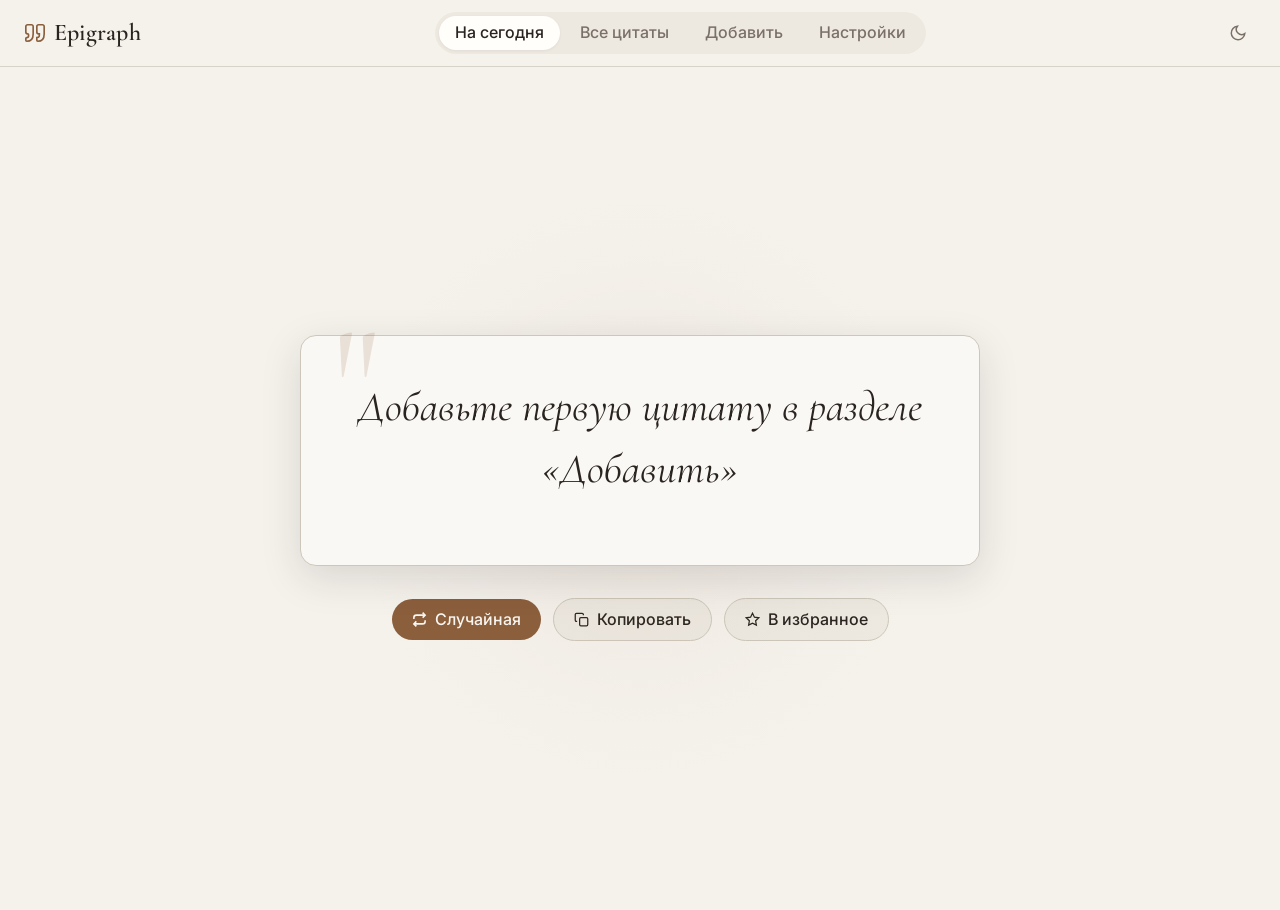
<file: frontend/index.html>
<!DOCTYPE html>
<html lang="ru" data-theme="light">
<head>
<meta charset="UTF-8">
<meta name="viewport" content="width=device-width, initial-scale=1.0">
<title>Epigraph</title>
<link rel="preconnect" href="https://fonts.googleapis.com">
<link rel="preconnect" href="https://fonts.gstatic.com" crossorigin>
<link href="https://fonts.googleapis.com/css2?family=Cormorant+Garamond:ital,wght@0,400;0,500;0,600;1,400;1,500&family=Inter:wght@300;400;500;600&display=swap" rel="stylesheet">
<style>
/* ===== DESIGN TOKENS ===== */
:root, [data-theme="light"] {
  --color-bg:             #f5f2ec;
  --color-surface:        #faf8f4;
  --color-surface-2:      #fffefb;
  --color-surface-offset: #ede9e1;
  --color-surface-dynamic:#e5e0d7;
  --color-divider:        #d8d3c9;
  --color-border:         #cdc7bb;
  --color-text:           #2a2420;
  --color-text-muted:     #7a7068;
  --color-text-faint:     #b0a89e;
  --color-text-inverse:   #faf8f4;
  --color-primary:        #8b5e3c;
  --color-primary-hover:  #6e4a2d;
  --color-primary-active: #523620;
  --color-primary-highlight: #e8ddd4;
  --color-accent:         #c8956c;
  --color-gold:           #c9a227;
  --font-display: 'Cormorant Garamond', Georgia, serif;
  --font-body: 'Inter', system-ui, sans-serif;
  --text-xs:   clamp(0.75rem, 0.7rem + 0.25vw, 0.875rem);
  --text-sm:   clamp(0.875rem, 0.8rem + 0.35vw, 1rem);
  --text-base: clamp(1rem, 0.95rem + 0.25vw, 1.125rem);
  --text-lg:   clamp(1.125rem, 1rem + 0.75vw, 1.5rem);
  --text-xl:   clamp(1.5rem, 1.2rem + 1.25vw, 2.25rem);
  --text-2xl:  clamp(2rem, 1.4rem + 2vw, 3rem);
  --text-quote: clamp(1.4rem, 1rem + 2vw, 2.6rem);
  --space-1: 0.25rem; --space-2: 0.5rem; --space-3: 0.75rem;
  --space-4: 1rem; --space-5: 1.25rem; --space-6: 1.5rem;
  --space-8: 2rem; --space-10: 2.5rem; --space-12: 3rem;
  --space-16: 4rem; --space-20: 5rem;
  --radius-sm: 0.375rem; --radius-md: 0.5rem;
  --radius-lg: 0.75rem; --radius-xl: 1rem; --radius-full: 9999px;
  --shadow-sm: 0 1px 3px oklch(0.2 0.02 50 / 0.06);
  --shadow-md: 0 4px 16px oklch(0.2 0.02 50 / 0.09);
  --shadow-lg: 0 12px 40px oklch(0.2 0.02 50 / 0.13);
  --transition: 180ms cubic-bezier(0.16, 1, 0.3, 1);
  --content-narrow: 640px; --content-default: 960px; --content-wide: 1200px;
}

[data-theme="dark"] {
  --color-bg:             #18160f;
  --color-surface:        #1e1c15;
  --color-surface-2:      #232119;
  --color-surface-offset: #1a1811;
  --color-surface-dynamic:#2b2820;
  --color-divider:        #2e2b22;
  --color-border:         #3a3729;
  --color-text:           #e8e3d8;
  --color-text-muted:     #8a8272;
  --color-text-faint:     #5a5446;
  --color-text-inverse:   #18160f;
  --color-primary:        #d4956a;
  --color-primary-hover:  #e8a87a;
  --color-primary-active: #f0b888;
  --color-primary-highlight: #3a2d22;
  --color-accent:         #c8956c;
  --color-gold:           #d4a830;
  --shadow-sm: 0 1px 3px oklch(0 0 0 / 0.25);
  --shadow-md: 0 4px 16px oklch(0 0 0 / 0.35);
  --shadow-lg: 0 12px 40px oklch(0 0 0 / 0.45);
}
@media (prefers-color-scheme: dark) {
  :root:not([data-theme]) {
    --color-bg:#18160f;--color-surface:#1e1c15;--color-surface-2:#232119;
    --color-surface-offset:#1a1811;--color-surface-dynamic:#2b2820;
    --color-divider:#2e2b22;--color-border:#3a3729;
    --color-text:#e8e3d8;--color-text-muted:#8a8272;--color-text-faint:#5a5446;
    --color-text-inverse:#18160f;--color-primary:#d4956a;
    --color-primary-hover:#e8a87a;--color-primary-active:#f0b888;
    --color-primary-highlight:#3a2d22;--color-accent:#c8956c;--color-gold:#d4a830;
    --shadow-sm:0 1px 3px oklch(0 0 0/.25);
    --shadow-md:0 4px 16px oklch(0 0 0/.35);
    --shadow-lg:0 12px 40px oklch(0 0 0/.45);
  }
}

/* ===== BASE ===== */
*, *::before, *::after { box-sizing: border-box; margin: 0; padding: 0; }
html { -webkit-text-size-adjust:none; text-size-adjust:none; -webkit-font-smoothing:antialiased; scroll-behavior:smooth; }
body { min-height:100dvh; font-family:var(--font-body); font-size:var(--text-base); color:var(--color-text); background:var(--color-bg); line-height:1.6; }
img { display:block; max-width:100%; height:auto; }
button { cursor:pointer; background:none; border:none; font:inherit; color:inherit; }
a, button, [role="button"] { transition: color var(--transition), background var(--transition), border-color var(--transition), box-shadow var(--transition), opacity var(--transition); }
:focus-visible { outline:2px solid var(--color-primary); outline-offset:3px; border-radius:var(--radius-sm); }
::selection { background: oklch(from var(--color-primary) l c h / 0.2); color: var(--color-text); }
@media (prefers-reduced-motion: reduce) { *, *::before, *::after { animation-duration:0.01ms!important; transition-duration:0.01ms!important; } }

/* ===== LAYOUT ===== */
.app { display:flex; flex-direction:column; min-height:100dvh; }

/* ===== HEADER ===== */
header {
  position:sticky; top:0; z-index:100;
  background: oklch(from var(--color-bg) l c h / 0.92);
  backdrop-filter: blur(12px);
  border-bottom: 1px solid var(--color-divider);
  padding: var(--space-3) var(--space-6);
  display:flex; align-items:center; justify-content:space-between; gap:var(--space-4);
}
.logo {
  display:flex; align-items:center; gap:var(--space-2);
  font-family:var(--font-display); font-size:var(--text-lg);
  font-weight:600; color:var(--color-text); text-decoration:none; letter-spacing:0.01em;
}
.logo svg { color:var(--color-primary); flex-shrink:0; }
.header-actions { display:flex; align-items:center; gap:var(--space-2); }

/* ===== NAV TABS ===== */
.nav-tabs {
  display:flex; gap:var(--space-1);
  background:var(--color-surface-offset);
  border-radius:var(--radius-full);
  padding:var(--space-1);
}
.nav-tab {
  padding:var(--space-1) var(--space-4);
  border-radius:var(--radius-full);
  font-size:var(--text-sm); font-weight:500;
  color:var(--color-text-muted); cursor:pointer;
  white-space:nowrap;
}
.nav-tab.active {
  background:var(--color-surface-2);
  color:var(--color-text);
  box-shadow:var(--shadow-sm);
}
.nav-tab:hover:not(.active) { color:var(--color-text); }

.btn-icon {
  width:36px; height:36px; border-radius:var(--radius-full);
  display:flex; align-items:center; justify-content:center;
  color:var(--color-text-muted);
}
.btn-icon:hover { background:var(--color-surface-offset); color:var(--color-text); }

/* ===== MAIN ===== */
main { flex:1; }

/* ===== VIEWS ===== */
.view { display:none; }
.view.active { display:block; }

/* ===== QUOTE OF THE DAY ===== */
.qod-section {
  min-height: calc(100dvh - 57px);
  display:flex; flex-direction:column; align-items:center; justify-content:center;
  padding: var(--space-12) var(--space-6);
  text-align:center; position:relative; overflow:hidden;
}
.qod-bg-ornament {
  position:absolute; top:50%; left:50%; transform:translate(-50%, -50%);
  width:min(600px, 90vw); height:min(600px, 90vw);
  background: radial-gradient(ellipse, oklch(from var(--color-primary) l c h / 0.06) 0%, transparent 70%);
  pointer-events:none;
}
.qod-date {
  font-size:var(--text-xs); font-weight:500; letter-spacing:0.12em;
  text-transform:uppercase; color:var(--color-primary);
  margin-bottom:var(--space-6);
}
.qod-card {
  max-width:680px; width:100%;
  background:var(--color-surface);
  border:1px solid var(--color-border);
  border-radius:var(--radius-xl);
  padding:var(--space-10) var(--space-12);
  box-shadow:var(--shadow-lg);
  position:relative;
}
.qod-card::before {
  content:'"';
  position:absolute; top:calc(-1 * var(--space-8)); left:var(--space-8);
  font-family:var(--font-display); font-size:10rem; line-height:1;
  color:var(--color-primary); opacity:0.15; pointer-events:none;
  user-select:none;
}
.qod-quote {
  font-family:var(--font-display);
  font-size:var(--text-quote);
  font-style:italic; font-weight:400; line-height:1.5;
  color:var(--color-text); margin-bottom:var(--space-6);
}
.qod-author {
  font-size:var(--text-sm); font-weight:500;
  letter-spacing:0.08em; text-transform:uppercase;
  color:var(--color-primary);
}
.qod-source {
  font-size:var(--text-xs); color:var(--color-text-muted);
  margin-top:var(--space-1); font-style:italic;
}
.qod-actions {
  display:flex; align-items:center; gap:var(--space-3);
  justify-content:center; margin-top:var(--space-8);
}
.btn-primary {
  display:flex; align-items:center; gap:var(--space-2);
  padding:var(--space-2) var(--space-5);
  background:var(--color-primary); color:var(--color-text-inverse);
  border-radius:var(--radius-full); font-size:var(--text-sm); font-weight:500;
}
.btn-primary:hover { background:var(--color-primary-hover); }
.btn-secondary {
  display:flex; align-items:center; gap:var(--space-2);
  padding:var(--space-2) var(--space-5);
  background:var(--color-surface-offset); color:var(--color-text);
  border-radius:var(--radius-full); font-size:var(--text-sm); font-weight:500;
  border: 1px solid var(--color-border);
}
.btn-secondary:hover { background:var(--color-surface-dynamic); }
.qod-progress {
  margin-top:var(--space-6);
  font-size:var(--text-xs); color:var(--color-text-faint);
}

/* ===== QUOTES LIST ===== */
.list-section { padding:var(--space-8) var(--space-6); max-width:var(--content-default); margin:0 auto; }
.list-header {
  display:flex; align-items:center; gap:var(--space-4);
  margin-bottom:var(--space-6); flex-wrap:wrap;
}
.list-header h2 { font-family:var(--font-display); font-size:var(--text-xl); font-weight:500; flex:1; }
.search-wrap { position:relative; flex:1; min-width:200px; max-width:360px; }
.search-wrap svg { position:absolute; left:var(--space-3); top:50%; transform:translateY(-50%); color:var(--color-text-muted); pointer-events:none; }
.search-input {
  width:100%; padding:var(--space-2) var(--space-3) var(--space-2) 2.4rem;
  background:var(--color-surface); border:1px solid var(--color-border);
  border-radius:var(--radius-full); font-size:var(--text-sm); color:var(--color-text);
  font-family:var(--font-body);
}
.search-input:focus { outline:2px solid var(--color-primary); border-color:transparent; }
.search-input::placeholder { color:var(--color-text-faint); }
.quotes-grid {
  display:grid;
  grid-template-columns: repeat(auto-fill, minmax(min(320px, 100%), 1fr));
  gap:var(--space-4);
}
.quote-card {
  background:var(--color-surface); border:1px solid var(--color-border);
  border-radius:var(--radius-lg); padding:var(--space-6);
  box-shadow:var(--shadow-sm); position:relative; overflow:hidden;
  cursor:default;
  transition: box-shadow var(--transition), transform var(--transition);
}
.quote-card:hover { box-shadow:var(--shadow-md); transform:translateY(-1px); }
.quote-card-num {
  position:absolute; top:var(--space-3); right:var(--space-4);
  font-size:var(--text-xs); color:var(--color-text-faint);
  font-variant-numeric:tabular-nums;
}
.quote-card-text {
  font-family:var(--font-display); font-style:italic;
  font-size:var(--text-lg); line-height:1.55; color:var(--color-text);
  margin-bottom:var(--space-4);
}
.quote-card-meta { display:flex; align-items:center; justify-content:space-between; gap:var(--space-2); }
.quote-card-author { font-size:var(--text-xs); font-weight:500; text-transform:uppercase; letter-spacing:0.08em; color:var(--color-primary); }
.quote-card-source { font-size:var(--text-xs); color:var(--color-text-faint); font-style:italic; }
.quote-card-actions { display:flex; gap:var(--space-1); opacity:0; transition:opacity var(--transition); }
.quote-card:hover .quote-card-actions { opacity:1; }
.card-btn { width:28px; height:28px; border-radius:var(--radius-sm); display:flex; align-items:center; justify-content:center; color:var(--color-text-muted); }
.card-btn:hover { background:var(--color-surface-offset); color:var(--color-primary); }
.card-btn.fav.active { color:var(--color-gold); }
.empty-state {
  grid-column:1/-1; padding:var(--space-20) var(--space-8);
  text-align:center; color:var(--color-text-muted);
}
.empty-state p { margin-top:var(--space-2); font-size:var(--text-sm); }
.stats-bar {
  display:flex; gap:var(--space-6); margin-bottom:var(--space-6);
  font-size:var(--text-xs); color:var(--color-text-muted);
  flex-wrap:wrap;
}
.stats-bar span strong { color:var(--color-text); font-weight:600; }
.filter-tabs { display:flex; gap:var(--space-2); margin-bottom:var(--space-4); flex-wrap:wrap; }
.filter-tab {
  padding:var(--space-1) var(--space-3);
  border-radius:var(--radius-full);
  font-size:var(--text-xs); font-weight:500; cursor:pointer;
  border:1px solid var(--color-border); color:var(--color-text-muted);
}
.filter-tab.active { background:var(--color-primary); color:var(--color-text-inverse); border-color:var(--color-primary); }
.filter-tab:hover:not(.active) { border-color:var(--color-primary); color:var(--color-primary); }

/* ===== ADD QUOTE ===== */
.add-section { padding:var(--space-8) var(--space-6); max-width:680px; margin:0 auto; }
.add-section h2 { font-family:var(--font-display); font-size:var(--text-xl); font-weight:500; margin-bottom:var(--space-2); }
.add-section .subtitle { font-size:var(--text-sm); color:var(--color-text-muted); margin-bottom:var(--space-8); }
.form-group { margin-bottom:var(--space-5); }
.form-label { display:block; font-size:var(--text-sm); font-weight:500; margin-bottom:var(--space-2); color:var(--color-text); }
.form-label span { color:var(--color-text-faint); font-weight:400; }
.form-input, .form-textarea {
  width:100%; padding:var(--space-3) var(--space-4);
  background:var(--color-surface); border:1px solid var(--color-border);
  border-radius:var(--radius-md); font-size:var(--text-base);
  color:var(--color-text); font-family:var(--font-body);
  transition:border-color var(--transition), box-shadow var(--transition);
}
.form-textarea { font-family:var(--font-display); font-style:italic; font-size:var(--text-lg); min-height:140px; resize:vertical; line-height:1.6; }
.form-input:focus, .form-textarea:focus { outline:none; border-color:var(--color-primary); box-shadow:0 0 0 3px oklch(from var(--color-primary) l c h / 0.15); }
.form-input::placeholder, .form-textarea::placeholder { color:var(--color-text-faint); font-style:italic; }
.form-row { display:grid; grid-template-columns:1fr 1fr; gap:var(--space-4); }
.form-actions { display:flex; gap:var(--space-3); margin-top:var(--space-6); }
.form-divider { border:none; border-top:1px solid var(--color-divider); margin:var(--space-10) 0; }
.import-area {
  border:2px dashed var(--color-border); border-radius:var(--radius-lg);
  padding:var(--space-8); text-align:center; cursor:pointer;
  transition:border-color var(--transition), background var(--transition);
}
.import-area:hover { border-color:var(--color-primary); background:var(--color-primary-highlight); }
.import-area p { font-size:var(--text-sm); color:var(--color-text-muted); margin-top:var(--space-2); }
.import-area strong { color:var(--color-text); }
.tag-input-wrap { display:flex; flex-wrap:wrap; gap:var(--space-2); align-items:center; }
.tag { display:flex; align-items:center; gap:var(--space-1); padding:var(--space-1) var(--space-3) var(--space-1) var(--space-3); background:var(--color-primary-highlight); color:var(--color-primary); border-radius:var(--radius-full); font-size:var(--text-xs); font-weight:500; }
.tag button { display:flex; align-items:center; color:inherit; opacity:0.6; }
.tag button:hover { opacity:1; }

/* ===== SETTINGS ===== */
.settings-section { padding:var(--space-8) var(--space-6); max-width:680px; margin:0 auto; }
.settings-section h2 { font-family:var(--font-display); font-size:var(--text-xl); font-weight:500; margin-bottom:var(--space-8); }
.settings-group { margin-bottom:var(--space-8); }
.settings-group-title { font-size:var(--text-xs); font-weight:600; letter-spacing:0.1em; text-transform:uppercase; color:var(--color-text-muted); margin-bottom:var(--space-4); padding-bottom:var(--space-2); border-bottom:1px solid var(--color-divider); }
.settings-item { display:flex; align-items:center; justify-content:space-between; gap:var(--space-4); padding:var(--space-4) 0; border-bottom:1px solid var(--color-divider); }
.settings-item:last-child { border-bottom:none; }
.settings-item-info h4 { font-size:var(--text-base); font-weight:500; }
.settings-item-info p { font-size:var(--text-sm); color:var(--color-text-muted); margin-top:var(--space-1); }
.export-btn { display:flex; align-items:center; gap:var(--space-2); padding:var(--space-2) var(--space-5); border:1px solid var(--color-border); border-radius:var(--radius-full); font-size:var(--text-sm); color:var(--color-text); background:var(--color-surface); white-space:nowrap; }
.export-btn:hover { border-color:var(--color-primary); color:var(--color-primary); }
.danger-btn { display:flex; align-items:center; gap:var(--space-2); padding:var(--space-2) var(--space-5); border:1px solid #e05555; border-radius:var(--radius-full); font-size:var(--text-sm); color:#e05555; background:transparent; }
.danger-btn:hover { background:#e0555515; }

/* ===== TOAST ===== */
.toast-wrap { position:fixed; bottom:var(--space-6); right:var(--space-6); display:flex; flex-direction:column; gap:var(--space-2); z-index:999; pointer-events:none; }
.toast { padding:var(--space-3) var(--space-5); background:var(--color-text); color:var(--color-bg); border-radius:var(--radius-full); font-size:var(--text-sm); font-weight:500; box-shadow:var(--shadow-lg); opacity:0; transform:translateY(8px); transition:opacity 0.25s, transform 0.25s; }
.toast.show { opacity:1; transform:translateY(0); pointer-events:auto; }

/* ===== MODAL ===== */
.modal-overlay { position:fixed; inset:0; background:oklch(0.1 0 0 / 0.5); backdrop-filter:blur(4px); z-index:200; display:flex; align-items:center; justify-content:center; padding:var(--space-4); opacity:0; pointer-events:none; transition:opacity 0.2s; }
.modal-overlay.open { opacity:1; pointer-events:auto; }
.modal { background:var(--color-surface-2); border-radius:var(--radius-xl); padding:var(--space-8); max-width:480px; width:100%; box-shadow:var(--shadow-lg); transform:scale(0.96); transition:transform 0.2s; }
.modal-overlay.open .modal { transform:scale(1); }
.modal h3 { font-family:var(--font-display); font-size:var(--text-xl); font-weight:500; margin-bottom:var(--space-2); }
.modal p { font-size:var(--text-sm); color:var(--color-text-muted); margin-bottom:var(--space-6); line-height:1.7; }
.modal-actions { display:flex; gap:var(--space-3); justify-content:flex-end; }
.modal .btn-primary { background:var(--color-primary); color:var(--color-text-inverse); }
.modal-quote-text { font-family:var(--font-display); font-style:italic; font-size:var(--text-lg); line-height:1.6; color:var(--color-text); background:var(--color-surface-offset); border-radius:var(--radius-md); padding:var(--space-5); margin-bottom:var(--space-4); }
.modal-quote-author { font-size:var(--text-sm); font-weight:500; text-transform:uppercase; letter-spacing:0.08em; color:var(--color-primary); margin-bottom:var(--space-6); }

/* ===== RESPONSIVE ===== */
@media (max-width: 640px) {
  header { padding:var(--space-3) var(--space-4); gap:var(--space-2); flex-wrap:wrap; }
  .nav-tabs { order:3; flex:1 0 100%; justify-content:center; }
  .logo { font-size:var(--text-base); }
  .qod-card { padding:var(--space-6) var(--space-6); }
  .form-row { grid-template-columns:1fr; }
  .qod-actions { flex-wrap:wrap; }
  .list-header { flex-direction:column; align-items:stretch; }
  .search-wrap { max-width:100%; }
}
@media (max-width: 380px) {
  .nav-tab { padding:var(--space-1) var(--space-2); font-size:0.75rem; }
}
</style>
</head>
<body>
<div class="app">

<!-- HEADER -->
<header>
  <a class="logo" href="#" onclick="switchView('qod');return false;">
    <svg width="22" height="22" viewBox="0 0 24 24" fill="none" stroke="currentColor" stroke-width="1.8" aria-hidden="true">
      <path d="M3 21c3 0 7-1 7-8V5c0-1.25-.756-2.017-2-2H4c-1.25 0-2 .75-2 1.972V11c0 1.25.75 2 2 2 1 0 1 0 1 1v1c0 1-1 2-2 2s-1 .008-1 1.031V20c0 1 0 1 1 1z"/>
      <path d="M15 21c3 0 7-1 7-8V5c0-1.25-.757-2.017-2-2h-4c-1.25 0-2 .75-2 1.972V11c0 1.25.75 2 2 2h.75c0 2.25.25 4-2.75 4v3c0 1 0 1 1 1z"/>
    </svg>
    Epigraph
  </a>

  <nav class="nav-tabs" role="tablist">
    <button class="nav-tab active" role="tab" onclick="switchView('qod')" id="tab-qod">На сегодня</button>
    <button class="nav-tab" role="tab" onclick="switchView('list')" id="tab-list">Все цитаты</button>
    <button class="nav-tab" role="tab" onclick="switchView('add')" id="tab-add">Добавить</button>
    <button class="nav-tab" role="tab" onclick="switchView('settings')" id="tab-settings">Настройки</button>
  </nav>

  <div class="header-actions">
    <button class="btn-icon" data-theme-toggle aria-label="Переключить тему">
      <svg width="18" height="18" viewBox="0 0 24 24" fill="none" stroke="currentColor" stroke-width="2">
        <path d="M21 12.79A9 9 0 1 1 11.21 3 7 7 0 0 0 21 12.79z"/>
      </svg>
    </button>
  </div>
</header>

<main>
  <!-- QUOTE OF THE DAY -->
  <div class="view active" id="view-qod">
    <section class="qod-section">
      <div class="qod-bg-ornament"></div>
      <div class="qod-date" id="qod-date"></div>
      <div class="qod-card">
        <p class="qod-quote" id="qod-text"></p>
        <div class="qod-author" id="qod-author"></div>
        <div class="qod-source" id="qod-source"></div>
      </div>
      <div class="qod-actions">
        <button class="btn-primary" onclick="randomQuote()">
          <svg width="15" height="15" viewBox="0 0 24 24" fill="none" stroke="currentColor" stroke-width="2.5"><polyline points="17 1 21 5 17 9"/><path d="M3 11V9a4 4 0 0 1 4-4h14"/><polyline points="7 23 3 19 7 15"/><path d="M21 13v2a4 4 0 0 1-4 4H3"/></svg>
          Случайная
        </button>
        <button class="btn-secondary" onclick="copyQod()">
          <svg width="15" height="15" viewBox="0 0 24 24" fill="none" stroke="currentColor" stroke-width="2"><rect x="9" y="9" width="13" height="13" rx="2" ry="2"/><path d="M5 15H4a2 2 0 0 1-2-2V4a2 2 0 0 1 2-2h9a2 2 0 0 1 2 2v1"/></svg>
          Копировать
        </button>
        <button class="btn-secondary" onclick="favQod()">
          <svg width="15" height="15" viewBox="0 0 24 24" fill="none" stroke="currentColor" stroke-width="2"><polygon points="12 2 15.09 8.26 22 9.27 17 14.14 18.18 21.02 12 17.77 5.82 21.02 7 14.14 2 9.27 8.91 8.26 12 2"/></svg>
          В избранное
        </button>
      </div>
      <p class="qod-progress" id="qod-progress"></p>
    </section>
  </div>

  <!-- ALL QUOTES -->
  <div class="view" id="view-list">
    <section class="list-section">
      <div class="list-header">
        <h2>Все цитаты</h2>
        <div class="search-wrap">
          <svg width="16" height="16" viewBox="0 0 24 24" fill="none" stroke="currentColor" stroke-width="2" aria-hidden="true"><circle cx="11" cy="11" r="8"/><line x1="21" y1="21" x2="16.65" y2="16.65"/></svg>
          <input class="search-input" type="search" placeholder="Поиск по цитатам..." id="search-input" oninput="renderList()" aria-label="Поиск">
        </div>
      </div>
      <div class="stats-bar" id="stats-bar"></div>
      <div class="filter-tabs" id="filter-tabs">
        <button class="filter-tab active" onclick="setFilter('all', this)">Все</button>
        <button class="filter-tab" onclick="setFilter('fav', this)">⭐ Избранные</button>
      </div>
      <div class="quotes-grid" id="quotes-grid"></div>
    </section>
  </div>

  <!-- ADD QUOTE -->
  <div class="view" id="view-add">
    <section class="add-section">
      <h2>Добавить цитату</h2>
      <p class="subtitle">Добавляйте цитаты вручную или импортируйте сразу несколько через JSON-файл.</p>

      <form onsubmit="addQuote(event)">
        <div class="form-group">
          <label class="form-label" for="q-text">Текст цитаты</label>
          <textarea class="form-textarea" id="q-text" placeholder="Введите текст цитаты…" required></textarea>
        </div>
        <div class="form-row">
          <div class="form-group">
            <label class="form-label" for="q-author">Автор <span>(необязательно)</span></label>
            <input class="form-input" type="text" id="q-author" placeholder="Имя автора">
          </div>
          <div class="form-group">
            <label class="form-label" for="q-source">Источник <span>(необязательно)</span></label>
            <input class="form-input" type="text" id="q-source" placeholder="Книга, фильм, речь…">
          </div>
        </div>
        <div class="form-group">
          <label class="form-label" for="q-tags">Теги <span>(необязательно)</span></label>
          <div class="tag-input-wrap" id="tags-wrap">
            <input class="form-input" type="text" id="q-tags" placeholder="Введите тег и нажмите Enter" onkeydown="addTag(event)" style="flex:1;min-width:150px;">
          </div>
        </div>
        <div class="form-actions">
          <button type="submit" class="btn-primary">
            <svg width="15" height="15" viewBox="0 0 24 24" fill="none" stroke="currentColor" stroke-width="2.5"><line x1="12" y1="5" x2="12" y2="19"/><line x1="5" y1="12" x2="19" y2="12"/></svg>
            Добавить цитату
          </button>
          <button type="button" class="btn-secondary" onclick="resetForm()">Очистить</button>
        </div>
      </form>

      <hr class="form-divider">

      <h3 style="font-family:var(--font-display);font-size:var(--text-lg);font-weight:500;margin-bottom:var(--space-2)">Импорт из JSON</h3>
      <p style="font-size:var(--text-sm);color:var(--color-text-muted);margin-bottom:var(--space-4)">Загрузите файл формата <code style="background:var(--color-surface-offset);padding:2px 6px;border-radius:4px;font-size:0.85em">.json</code> со списком цитат.</p>
      <label class="import-area" for="import-file">
        <svg width="32" height="32" viewBox="0 0 24 24" fill="none" stroke="currentColor" stroke-width="1.5" style="margin:0 auto var(--space-3);color:var(--color-text-muted)"><path d="M21 15v4a2 2 0 0 1-2 2H5a2 2 0 0 1-2-2v-4"/><polyline points="17 8 12 3 7 8"/><line x1="12" y1="3" x2="12" y2="15"/></svg>
        <strong>Выберите файл или перетащите сюда</strong>
        <p>Формат: массив объектов с полями <code>text</code>, <code>author</code>, <code>source</code></p>
        <input type="file" id="import-file" accept=".json" style="display:none" onchange="importJSON(event)">
      </label>

      <div style="margin-top:var(--space-4)">
        <p style="font-size:var(--text-xs);color:var(--color-text-faint);margin-bottom:var(--space-2)">Пример структуры JSON:</p>
        <pre style="background:var(--color-surface-offset);border-radius:var(--radius-md);padding:var(--space-4);font-size:0.78rem;overflow-x:auto;color:var(--color-text-muted);line-height:1.7">[
  {
    "text": "Текст цитаты",
    "author": "Имя автора",
    "source": "Название книги"
  }
]</pre>
      </div>
    </section>
  </div>

  <!-- SETTINGS -->
  <div class="view" id="view-settings">
    <section class="settings-section">
      <h2>Настройки</h2>

      <div class="settings-group">
        <div class="settings-group-title">Данные</div>
        <div class="settings-item">
          <div class="settings-item-info">
            <h4>Экспорт в JSON</h4>
            <p>Скачайте все ваши цитаты для резервного копирования или переноса.</p>
          </div>
          <button class="export-btn" onclick="exportJSON()">
            <svg width="15" height="15" viewBox="0 0 24 24" fill="none" stroke="currentColor" stroke-width="2"><path d="M21 15v4a2 2 0 0 1-2 2H5a2 2 0 0 1-2-2v-4"/><polyline points="7 10 12 15 17 10"/><line x1="12" y1="15" x2="12" y2="3"/></svg>
            Экспорт
          </button>
        </div>
        <div class="settings-item">
          <div class="settings-item-info">
            <h4>Копировать всё как текст</h4>
            <p>Скопируйте все цитаты в буфер обмена в текстовом формате.</p>
          </div>
          <button class="export-btn" onclick="copyAll()">
            <svg width="15" height="15" viewBox="0 0 24 24" fill="none" stroke="currentColor" stroke-width="2"><rect x="9" y="9" width="13" height="13" rx="2"/><path d="M5 15H4a2 2 0 0 1-2-2V4a2 2 0 0 1 2-2h9a2 2 0 0 1 2 2v1"/></svg>
            Копировать
          </button>
        </div>
      </div>

      <div class="settings-group">
        <div class="settings-group-title">Опасная зона</div>
        <div class="settings-item">
          <div class="settings-item-info">
            <h4>Удалить все цитаты</h4>
            <p>Безвозвратное удаление всех цитат из приложения.</p>
          </div>
          <button class="danger-btn" onclick="confirmClear()">
            <svg width="15" height="15" viewBox="0 0 24 24" fill="none" stroke="currentColor" stroke-width="2"><polyline points="3 6 5 6 21 6"/><path d="M19 6v14a2 2 0 0 1-2 2H7a2 2 0 0 1-2-2V6m3 0V4a1 1 0 0 1 1-1h4a1 1 0 0 1 1 1v2"/></svg>
            Удалить всё
          </button>
        </div>
      </div>

      <div class="settings-group">
        <div class="settings-group-title">О приложении</div>
        <div class="settings-item">
          <div class="settings-item-info">
            <h4>Как добавить цитаты из Яндекс Книг</h4>
            <p>Перейдите в раздел «Добавить» → «Импорт из JSON». Нужно создать файл со списком цитат в формате JSON. Подробная инструкция на экране импорта.</p>
          </div>
        </div>
        <div class="settings-item">
          <div class="settings-item-info">
            <h4>Хранение данных</h4>
            <p>Все цитаты хранятся в браузере (localStorage). Используйте экспорт для резервных копий.</p>
          </div>
        </div>
      </div>
    </section>
  </div>
</main>

</div>

<!-- MODAL -->
<div class="modal-overlay" id="modal" role="dialog" aria-modal="true" aria-labelledby="modal-title" onclick="closeModal(event)">
  <div class="modal">
    <h3 id="modal-title"></h3>
    <p id="modal-body"></p>
    <div class="modal-actions" id="modal-actions"></div>
  </div>
</div>

<!-- TOAST -->
<div class="toast-wrap" id="toast-wrap"></div>

<script>
// ===== DATA =====
const API = 'http://localhost:8080/api/quotes';
let quotes = [];
let currentFilter = 'all';
let currentQodIndex = -1;
let pendingTags = [];
let editingId = null;

async function loadData() {
  try {
    const res = await fetch(API);
    const raw = await res.json();
    quotes = raw.map(q => ({ ...q, tags: q.tags ? q.tags.split(',').filter(Boolean) : [] }));
  } catch(e) {
    console.error('Ошибка загрузки:', e);
    quotes = [];
  }
}

// ===== DEMO QUOTES =====
const DEMO_QUOTES = [
  { text: "Не говори мало, не пиши много. Скажи всё одним словом.", author: "Лев Толстой", source: "" },
  { text: "Человек должен быть непременно фанатиком хоть чего-нибудь.", author: "Антон Чехов", source: "" },
  { text: "Счастье — это когда тебя понимают.", author: "Лев Толстой", source: "Война и мир" },
  { text: "Жизнь прожить — не поле перейти.", author: "Народная мудрость", source: "" },
  { text: "Верить в людей — значит любить их.", author: "Максим Горький", source: "" },
  { text: "Трудно в учении — легко в бою.", author: "Александр Суворов", source: "" },
  { text: "Безмолвие — ответ на ложь.", author: "Народная мудрость", source: "" },
  { text: "Человек — это звучит гордо.", author: "Максим Горький", source: "На дне" },
  { text: "Всё течёт, всё меняется.", author: "Гераклит", source: "" },
  { text: "Познай самого себя.", author: "Сократ", source: "" },
];

// ===== THEME =====
(function(){
  const t = document.querySelector('[data-theme-toggle]');
  const r = document.documentElement;
  let d = matchMedia('(prefers-color-scheme:dark)').matches ? 'dark' : 'light';
  try { const s = localStorage.getItem('theme'); if(s) d = s; } catch(e){}
  r.setAttribute('data-theme', d);
  updateThemeIcon(t, d);
  t && t.addEventListener('click', () => {
    d = d === 'dark' ? 'light' : 'dark';
    r.setAttribute('data-theme', d);
    try { localStorage.setItem('theme', d); } catch(e){}
    updateThemeIcon(t, d);
  });
  function updateThemeIcon(btn, mode) {
    if (!btn) return;
    if (mode === 'dark') {
      btn.innerHTML = '<svg width="18" height="18" viewBox="0 0 24 24" fill="none" stroke="currentColor" stroke-width="2"><circle cx="12" cy="12" r="5"/><path d="M12 1v2M12 21v2M4.22 4.22l1.42 1.42M18.36 18.36l1.42 1.42M1 12h2M21 12h2M4.22 19.78l1.42-1.42M18.36 5.64l1.42-1.42"/></svg>';
      btn.setAttribute('aria-label', 'Переключить на светлую тему');
    } else {
      btn.innerHTML = '<svg width="18" height="18" viewBox="0 0 24 24" fill="none" stroke="currentColor" stroke-width="2"><path d="M21 12.79A9 9 0 1 1 11.21 3 7 7 0 0 0 21 12.79z"/></svg>';
      btn.setAttribute('aria-label', 'Переключить на тёмную тему');
    }
  }
})();

// ===== NAVIGATION =====
function switchView(id) {
  document.querySelectorAll('.view').forEach(v => v.classList.remove('active'));
  document.querySelectorAll('.nav-tab').forEach(t => t.classList.remove('active'));
  document.getElementById('view-' + id).classList.add('active');
  document.getElementById('tab-' + id).classList.add('active');
  if (id === 'list') renderList();
  if (id === 'qod') renderQod();
}

// ===== QUOTE OF THE DAY =====
function getDayIndex() {
  const now = new Date();
  const start = new Date(now.getFullYear(), 0, 0);
  const diff = now - start;
  const oneDay = 1000 * 60 * 60 * 24;
  const day = Math.floor(diff / oneDay);
  return quotes.length ? (day % quotes.length) : 0;
}

function renderQod(overrideIdx) {
  if (!quotes.length) {
    document.getElementById('qod-text').textContent = 'Добавьте первую цитату в разделе «Добавить»';
    document.getElementById('qod-author').textContent = '';
    document.getElementById('qod-source').textContent = '';
    document.getElementById('qod-progress').textContent = '';
    return;
  }
  const idx = overrideIdx !== undefined ? overrideIdx : getDayIndex();
  currentQodIndex = idx;
  const q = quotes[idx];
  const now = new Date();
  const dateStr = now.toLocaleDateString('ru-RU', { weekday:'long', day:'numeric', month:'long' });
  document.getElementById('qod-date').textContent = dateStr.charAt(0).toUpperCase() + dateStr.slice(1);
  const textEl = document.getElementById('qod-text');
  textEl.style.opacity = '0'; textEl.style.transform = 'translateY(6px)';
  setTimeout(() => {
    textEl.textContent = q.text;
    document.getElementById('qod-author').textContent = q.author || '';
    document.getElementById('qod-source').textContent = q.source || '';
    textEl.style.transition = 'opacity 0.4s ease, transform 0.4s ease';
    textEl.style.opacity = '1'; textEl.style.transform = 'translateY(0)';
  }, 60);
  document.getElementById('qod-progress').textContent = `Цитата ${idx + 1} из ${quotes.length}`;
}

function randomQuote() {
  if (!quotes.length) return;
  let idx;
  do { idx = Math.floor(Math.random() * quotes.length); } while (idx === currentQodIndex && quotes.length > 1);
  renderQod(idx);
}

function copyQod() {
  const q = quotes[currentQodIndex];
  if (!q) return;
  let text = q.text;
  if (q.author) text += '\n— ' + q.author;
  if (q.source) text += ', «' + q.source + '»';
  navigator.clipboard.writeText(text).then(() => toast('Скопировано!')).catch(() => toast('Ошибка копирования'));
}

async function favQod() {
  const q = quotes[currentQodIndex];
  if (!q) return;
  q.fav = !q.fav;
  try {
    await fetch(`${API}/${q.id}`, {
      method: 'PUT',
      headers: { 'Content-Type': 'application/json' },
      body: JSON.stringify({ ...q, tags: (q.tags || []).join(',') })
    });
    toast(q.fav ? '⭐ Добавлено в избранное' : 'Убрано из избранного');
  } catch(e) { q.fav = !q.fav; toast('Ошибка'); }
}

// ===== LIST =====
function setFilter(f, btn) {
  currentFilter = f;
  document.querySelectorAll('.filter-tab').forEach(b => b.classList.remove('active'));
  btn.classList.add('active');
  renderList();
}

function renderList() {
  const query = (document.getElementById('search-input').value || '').toLowerCase().trim();
  let filtered = quotes.filter(q => {
    if (currentFilter === 'fav' && !q.fav) return false;
    if (!query) return true;
    return (q.text + ' ' + (q.author||'') + ' ' + (q.source||'')).toLowerCase().includes(query);
  });

  const grid = document.getElementById('quotes-grid');
  const total = quotes.length;
  const favCount = quotes.filter(q => q.fav).length;
  document.getElementById('stats-bar').innerHTML = `
    <span>Всего: <strong>${total}</strong></span>
    <span>Избранных: <strong>${favCount}</strong></span>
    <span>Показано: <strong>${filtered.length}</strong></span>
  `;

  if (!filtered.length) {
    grid.innerHTML = `<div class="empty-state"><svg width="48" height="48" viewBox="0 0 24 24" fill="none" stroke="currentColor" stroke-width="1.2" style="margin:0 auto var(--space-4);color:var(--color-text-faint)"><path d="M3 21c3 0 7-1 7-8V5c0-1.25-.756-2.017-2-2H4c-1.25 0-2 .75-2 1.972V11c0 1.25.75 2 2 2 1 0 1 0 1 1v1c0 1-1 2-2 2s-1 .008-1 1.031V20c0 1 0 1 1 1z"/><path d="M15 21c3 0 7-1 7-8V5c0-1.25-.757-2.017-2-2h-4c-1.25 0-2 .75-2 1.972V11c0 1.25.75 2 2 2h.75c0 2.25.25 4-2.75 4v3c0 1 0 1 1 1z"/></svg><h3>${query ? 'Ничего не найдено' : 'Нет цитат'}</h3><p>${query ? 'Попробуйте другой запрос' : 'Перейдите в «Добавить», чтобы добавить первую цитату'}</p></div>`;
    return;
  }

  grid.innerHTML = filtered.map((q, i) => `
    <article class="quote-card" tabindex="0">
      <span class="quote-card-num">${quotes.indexOf(q) + 1}</span>
      <p class="quote-card-text">${escHtml(q.text)}</p>
      <div class="quote-card-meta">
        <div>
          <div class="quote-card-author">${escHtml(q.author || '')}</div>
          ${q.source ? `<div class="quote-card-source">${escHtml(q.source)}</div>` : ''}
        </div>
        <div class="quote-card-actions">
          <button class="card-btn fav${q.fav?' active':''}" onclick="toggleFav('${q.id}')" aria-label="${q.fav?'Убрать из избранного':'В избранное'}">
            <svg width="14" height="14" viewBox="0 0 24 24" fill="${q.fav?'currentColor':'none'}" stroke="currentColor" stroke-width="2"><polygon points="12 2 15.09 8.26 22 9.27 17 14.14 18.18 21.02 12 17.77 5.82 21.02 7 14.14 2 9.27 8.91 8.26 12 2"/></svg>
          </button>
          <button class="card-btn" onclick="copyQuote('${q.id}')" aria-label="Копировать">
            <svg width="14" height="14" viewBox="0 0 24 24" fill="none" stroke="currentColor" stroke-width="2"><rect x="9" y="9" width="13" height="13" rx="2"/><path d="M5 15H4a2 2 0 0 1-2-2V4a2 2 0 0 1 2-2h9a2 2 0 0 1 2 2v1"/></svg>
          </button>
          <button class="card-btn" onclick="deleteQuote('${q.id}')" aria-label="Удалить" style="color:var(--color-text-faint)">
            <svg width="14" height="14" viewBox="0 0 24 24" fill="none" stroke="currentColor" stroke-width="2"><polyline points="3 6 5 6 21 6"/><path d="M19 6v14a2 2 0 0 1-2 2H7a2 2 0 0 1-2-2V6m3 0V4a1 1 0 0 1 1-1h4a1 1 0 0 1 1 1v2"/></svg>
          </button>
        </div>
      </div>
    </article>
  `).join('');
}

async function toggleFav(id) {
  const q = quotes.find(x => String(x.id) === String(id));
  if (!q) return;
  q.fav = !q.fav;
  try {
    await fetch(`${API}/${id}`, {
      method: 'PUT',
      headers: { 'Content-Type': 'application/json' },
      body: JSON.stringify({ ...q, tags: (q.tags || []).join(',') })
    });
    renderList();
    toast(q.fav ? '⭐ В избранное' : 'Убрано из избранного');
  } catch(e) { q.fav = !q.fav; toast('Ошибка'); } // откатываем при ошибке
}

function copyQuote(id) {
  const q = quotes.find(x => String(x.id) === String(id));
  if (!q) return;
  let text = q.text;
  if (q.author) text += '\n— ' + q.author;
  if (q.source) text += ', «' + q.source + '»';
  navigator.clipboard.writeText(text).then(() => toast('Скопировано!')).catch(() => toast('Ошибка'));
}

function deleteQuote(id) {
  const q = quotes.find(x => String(x.id) === String(id));
  if (!q) return;
  showModal(
          'Удалить цитату?',
          `«${q.text.substring(0, 80)}${q.text.length > 80 ? '…' : ''}»`,
          [
            { label: 'Отмена', cls: 'btn-secondary', action: closeModalFn },
            { label: 'Удалить', cls: 'btn-primary', style: 'background:#e05555', action: async () => {
                try {
                  await fetch(`${API}/${id}`, { method: 'DELETE' });
                  quotes = quotes.filter(x => String(x.id) !== String(id));
                  renderList(); closeModalFn(); toast('Цитата удалена');
                } catch(e) { toast('Ошибка удаления'); }
              }}
          ]
  );
}

// ===== ADD FORM =====
function addTag(e) {
  if (e.key !== 'Enter' && e.key !== ',') return;
  e.preventDefault();
  const val = e.target.value.trim();
  if (!val || pendingTags.includes(val)) { e.target.value = ''; return; }
  pendingTags.push(val);
  e.target.value = '';
  renderTags();
}
function renderTags() {
  const wrap = document.getElementById('tags-wrap');
  const input = document.getElementById('q-tags');
  wrap.innerHTML = '';
  pendingTags.forEach(tag => {
    const span = document.createElement('span');
    span.className = 'tag';
    span.innerHTML = `${escHtml(tag)} <button type="button" aria-label="Удалить тег" onclick="removeTag('${escHtml(tag)}')">&times;</button>`;
    wrap.appendChild(span);
  });
  wrap.appendChild(input);
}
function removeTag(tag) {
  pendingTags = pendingTags.filter(t => t !== tag);
  renderTags();
}

async function addQuote(e) {
  e.preventDefault();
  const text = document.getElementById('q-text').value.trim();
  const author = document.getElementById('q-author').value.trim();
  const source = document.getElementById('q-source').value.trim();
  if (!text) return;
  const q = { text, author, source, tags: pendingTags.join(','), fav: false, added: Date.now() };
  try {
    const res = await fetch(API, {
      method: 'POST',
      headers: { 'Content-Type': 'application/json' },
      body: JSON.stringify(q)
    });
    const saved = await res.json();
    quotes.push({ ...saved, tags: saved.tags ? saved.tags.split(',').filter(Boolean) : [] });
    resetForm();
    toast('✓ Цитата добавлена!');
  } catch(e) { toast('Ошибка при сохранении'); }
}

function resetForm() {
  document.getElementById('q-text').value = '';
  document.getElementById('q-author').value = '';
  document.getElementById('q-source').value = '';
  pendingTags = [];
  renderTags();
}

// ===== IMPORT/EXPORT =====
function importJSON(e) {
  const file = e.target.files[0];
  if (!file) return;
  const reader = new FileReader();
  reader.onload = async ev => {
    try {
      const data = JSON.parse(ev.target.result);
      if (!Array.isArray(data)) throw new Error();
      let count = 0;
      for (const item of data) {
        if (!item.text) continue;
        const q = { text: item.text, author: item.author || '', source: item.source || '',
          tags: (item.tags || []).join(','), fav: false, added: Date.now() };
        const res = await fetch(API, { method: 'POST', headers: { 'Content-Type': 'application/json' }, body: JSON.stringify(q) });
        const saved = await res.json();
        quotes.push({ ...saved, tags: saved.tags ? saved.tags.split(',').filter(Boolean) : [] });
        count++;
      }
      toast(`✓ Импортировано ${count} цитат`);
      e.target.value = '';
    } catch(err) { toast('Ошибка: неверный формат файла'); }
  };
  reader.readAsText(file);
}

function exportJSON() {
  const data = JSON.stringify(quotes.map(q => ({ text: q.text, author: q.author, source: q.source, tags: q.tags })), null, 2);
  const blob = new Blob([data], { type: 'application/json' });
  const a = document.createElement('a');
  a.href = URL.createObjectURL(blob);
  a.download = 'epigraph.json';
  a.click();
  toast('Экспорт готов');
}

function copyAll() {
  const text = quotes.map((q, i) => {
    let line = `${i+1}. ${q.text}`;
    if (q.author) line += `\n   — ${q.author}`;
    if (q.source) line += `, «${q.source}»`;
    return line;
  }).join('\n\n');
  navigator.clipboard.writeText(text).then(() => toast('Все цитаты скопированы!')).catch(() => toast('Ошибка'));
}

function confirmClear() {
  showModal(
          'Удалить все цитаты?',
          'Это действие нельзя отменить. Все ваши цитаты будут удалены.',
          [
            { label: 'Отмена', cls: 'btn-secondary', action: closeModalFn },
            { label: 'Удалить всё', cls: 'btn-primary', style: 'background:#e05555', action: async () => {
                try {
                  await fetch(API, { method: 'DELETE' });
                  quotes = []; renderList(); closeModalFn(); toast('Все цитаты удалены');
                } catch(e) { toast('Ошибка'); }
              }}
          ]
  );
}

// ===== MODAL =====
function showModal(title, body, actions) {
  document.getElementById('modal-title').textContent = title;
  document.getElementById('modal-body').textContent = body;
  const actionsEl = document.getElementById('modal-actions');
  actionsEl.innerHTML = '';
  actions.forEach(a => {
    const btn = document.createElement('button');
    btn.className = a.cls;
    btn.textContent = a.label;
    if (a.style) btn.style.cssText = a.style + ';color:#fff';
    btn.onclick = a.action;
    actionsEl.appendChild(btn);
  });
  document.getElementById('modal').classList.add('open');
}
function closeModalFn() { document.getElementById('modal').classList.remove('open'); }
function closeModal(e) { if (e.target === document.getElementById('modal')) closeModalFn(); }
document.addEventListener('keydown', e => { if (e.key === 'Escape') closeModalFn(); });

// ===== TOAST =====
function toast(msg, duration = 2600) {
  const wrap = document.getElementById('toast-wrap');
  const el = document.createElement('div');
  el.className = 'toast';
  el.textContent = msg;
  wrap.appendChild(el);
  requestAnimationFrame(() => { requestAnimationFrame(() => el.classList.add('show')); });
  setTimeout(() => {
    el.classList.remove('show');
    setTimeout(() => el.remove(), 300);
  }, duration);
}

// ===== HELPERS =====
function escHtml(str) {
  return String(str).replace(/&/g,'&amp;').replace(/</g,'&lt;').replace(/>/g,'&gt;').replace(/"/g,'&quot;');
}

// ===== INIT =====
loadData().then(() => renderQod());
</script>
</body>
</html>
</file>
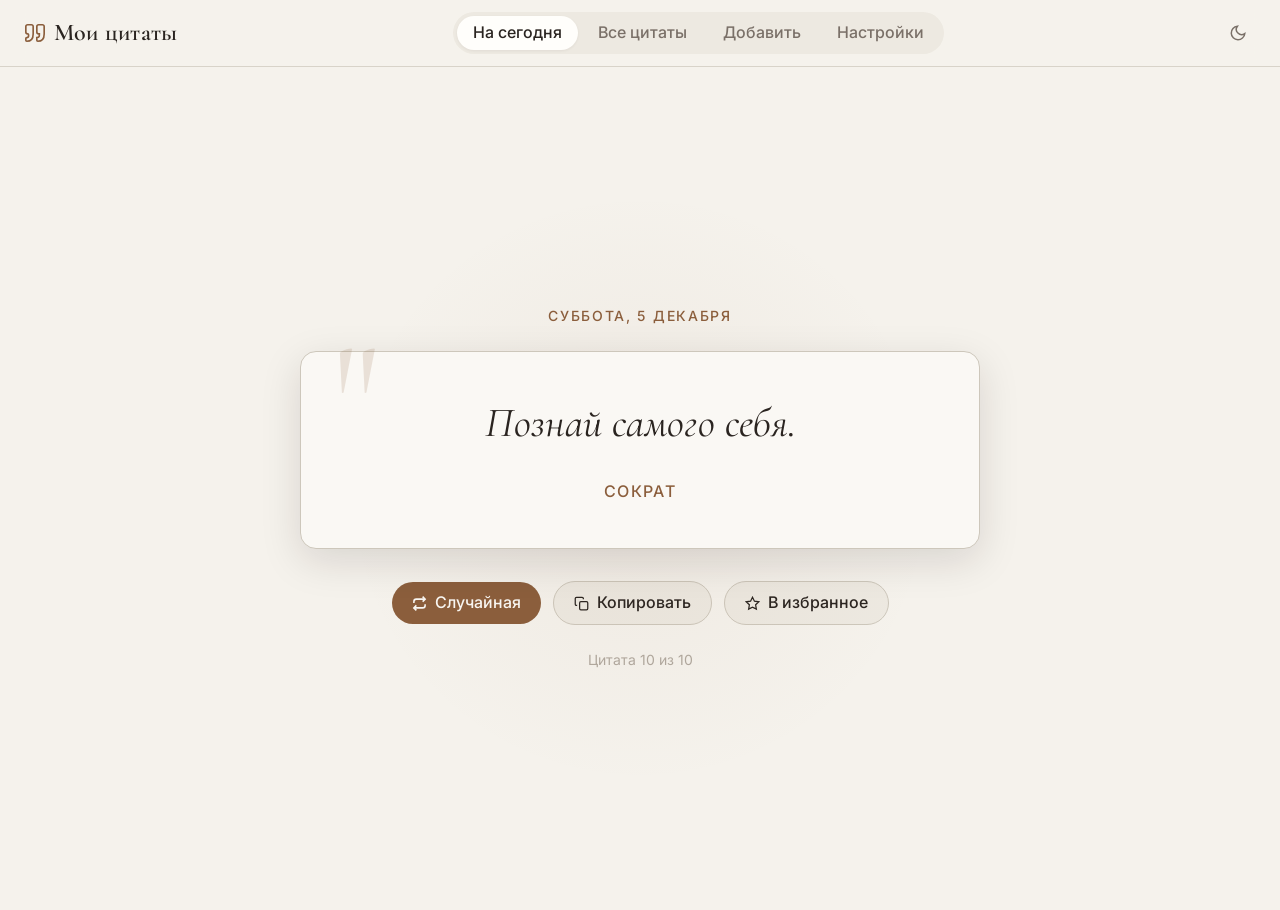
<file: frontend/epigraph.html>
<!DOCTYPE html>
<html lang="ru" data-theme="light">
<head>
<meta charset="UTF-8">
<meta name="viewport" content="width=device-width, initial-scale=1.0">
<title>Мои цитаты</title>
<link rel="preconnect" href="https://fonts.googleapis.com">
<link rel="preconnect" href="https://fonts.gstatic.com" crossorigin>
<link href="https://fonts.googleapis.com/css2?family=Cormorant+Garamond:ital,wght@0,400;0,500;0,600;1,400;1,500&family=Inter:wght@300;400;500;600&display=swap" rel="stylesheet">
<style>
/* ===== DESIGN TOKENS ===== */
:root, [data-theme="light"] {
  --color-bg:             #f5f2ec;
  --color-surface:        #faf8f4;
  --color-surface-2:      #fffefb;
  --color-surface-offset: #ede9e1;
  --color-surface-dynamic:#e5e0d7;
  --color-divider:        #d8d3c9;
  --color-border:         #cdc7bb;
  --color-text:           #2a2420;
  --color-text-muted:     #7a7068;
  --color-text-faint:     #b0a89e;
  --color-text-inverse:   #faf8f4;
  --color-primary:        #8b5e3c;
  --color-primary-hover:  #6e4a2d;
  --color-primary-active: #523620;
  --color-primary-highlight: #e8ddd4;
  --color-accent:         #c8956c;
  --color-gold:           #c9a227;
  --font-display: 'Cormorant Garamond', Georgia, serif;
  --font-body: 'Inter', system-ui, sans-serif;
  --text-xs:   clamp(0.75rem, 0.7rem + 0.25vw, 0.875rem);
  --text-sm:   clamp(0.875rem, 0.8rem + 0.35vw, 1rem);
  --text-base: clamp(1rem, 0.95rem + 0.25vw, 1.125rem);
  --text-lg:   clamp(1.125rem, 1rem + 0.75vw, 1.5rem);
  --text-xl:   clamp(1.5rem, 1.2rem + 1.25vw, 2.25rem);
  --text-2xl:  clamp(2rem, 1.4rem + 2vw, 3rem);
  --text-quote: clamp(1.4rem, 1rem + 2vw, 2.6rem);
  --space-1: 0.25rem; --space-2: 0.5rem; --space-3: 0.75rem;
  --space-4: 1rem; --space-5: 1.25rem; --space-6: 1.5rem;
  --space-8: 2rem; --space-10: 2.5rem; --space-12: 3rem;
  --space-16: 4rem; --space-20: 5rem;
  --radius-sm: 0.375rem; --radius-md: 0.5rem;
  --radius-lg: 0.75rem; --radius-xl: 1rem; --radius-full: 9999px;
  --shadow-sm: 0 1px 3px oklch(0.2 0.02 50 / 0.06);
  --shadow-md: 0 4px 16px oklch(0.2 0.02 50 / 0.09);
  --shadow-lg: 0 12px 40px oklch(0.2 0.02 50 / 0.13);
  --transition: 180ms cubic-bezier(0.16, 1, 0.3, 1);
  --content-narrow: 640px; --content-default: 960px; --content-wide: 1200px;
}

[data-theme="dark"] {
  --color-bg:             #18160f;
  --color-surface:        #1e1c15;
  --color-surface-2:      #232119;
  --color-surface-offset: #1a1811;
  --color-surface-dynamic:#2b2820;
  --color-divider:        #2e2b22;
  --color-border:         #3a3729;
  --color-text:           #e8e3d8;
  --color-text-muted:     #8a8272;
  --color-text-faint:     #5a5446;
  --color-text-inverse:   #18160f;
  --color-primary:        #d4956a;
  --color-primary-hover:  #e8a87a;
  --color-primary-active: #f0b888;
  --color-primary-highlight: #3a2d22;
  --color-accent:         #c8956c;
  --color-gold:           #d4a830;
  --shadow-sm: 0 1px 3px oklch(0 0 0 / 0.25);
  --shadow-md: 0 4px 16px oklch(0 0 0 / 0.35);
  --shadow-lg: 0 12px 40px oklch(0 0 0 / 0.45);
}
@media (prefers-color-scheme: dark) {
  :root:not([data-theme]) {
    --color-bg:#18160f;--color-surface:#1e1c15;--color-surface-2:#232119;
    --color-surface-offset:#1a1811;--color-surface-dynamic:#2b2820;
    --color-divider:#2e2b22;--color-border:#3a3729;
    --color-text:#e8e3d8;--color-text-muted:#8a8272;--color-text-faint:#5a5446;
    --color-text-inverse:#18160f;--color-primary:#d4956a;
    --color-primary-hover:#e8a87a;--color-primary-active:#f0b888;
    --color-primary-highlight:#3a2d22;--color-accent:#c8956c;--color-gold:#d4a830;
    --shadow-sm:0 1px 3px oklch(0 0 0/.25);
    --shadow-md:0 4px 16px oklch(0 0 0/.35);
    --shadow-lg:0 12px 40px oklch(0 0 0/.45);
  }
}

/* ===== BASE ===== */
*, *::before, *::after { box-sizing: border-box; margin: 0; padding: 0; }
html { -webkit-text-size-adjust:none; text-size-adjust:none; -webkit-font-smoothing:antialiased; scroll-behavior:smooth; }
body { min-height:100dvh; font-family:var(--font-body); font-size:var(--text-base); color:var(--color-text); background:var(--color-bg); line-height:1.6; }
img { display:block; max-width:100%; height:auto; }
button { cursor:pointer; background:none; border:none; font:inherit; color:inherit; }
a, button, [role="button"] { transition: color var(--transition), background var(--transition), border-color var(--transition), box-shadow var(--transition), opacity var(--transition); }
:focus-visible { outline:2px solid var(--color-primary); outline-offset:3px; border-radius:var(--radius-sm); }
::selection { background: oklch(from var(--color-primary) l c h / 0.2); color: var(--color-text); }
@media (prefers-reduced-motion: reduce) { *, *::before, *::after { animation-duration:0.01ms!important; transition-duration:0.01ms!important; } }

/* ===== LAYOUT ===== */
.app { display:flex; flex-direction:column; min-height:100dvh; }

/* ===== HEADER ===== */
header {
  position:sticky; top:0; z-index:100;
  background: oklch(from var(--color-bg) l c h / 0.92);
  backdrop-filter: blur(12px);
  border-bottom: 1px solid var(--color-divider);
  padding: var(--space-3) var(--space-6);
  display:flex; align-items:center; justify-content:space-between; gap:var(--space-4);
}
.logo {
  display:flex; align-items:center; gap:var(--space-2);
  font-family:var(--font-display); font-size:var(--text-lg);
  font-weight:600; color:var(--color-text); text-decoration:none; letter-spacing:0.01em;
}
.logo svg { color:var(--color-primary); flex-shrink:0; }
.header-actions { display:flex; align-items:center; gap:var(--space-2); }

/* ===== NAV TABS ===== */
.nav-tabs {
  display:flex; gap:var(--space-1);
  background:var(--color-surface-offset);
  border-radius:var(--radius-full);
  padding:var(--space-1);
}
.nav-tab {
  padding:var(--space-1) var(--space-4);
  border-radius:var(--radius-full);
  font-size:var(--text-sm); font-weight:500;
  color:var(--color-text-muted); cursor:pointer;
  white-space:nowrap;
}
.nav-tab.active {
  background:var(--color-surface-2);
  color:var(--color-text);
  box-shadow:var(--shadow-sm);
}
.nav-tab:hover:not(.active) { color:var(--color-text); }

.btn-icon {
  width:36px; height:36px; border-radius:var(--radius-full);
  display:flex; align-items:center; justify-content:center;
  color:var(--color-text-muted);
}
.btn-icon:hover { background:var(--color-surface-offset); color:var(--color-text); }

/* ===== MAIN ===== */
main { flex:1; }

/* ===== VIEWS ===== */
.view { display:none; }
.view.active { display:block; }

/* ===== QUOTE OF THE DAY ===== */
.qod-section {
  min-height: calc(100dvh - 57px);
  display:flex; flex-direction:column; align-items:center; justify-content:center;
  padding: var(--space-12) var(--space-6);
  text-align:center; position:relative; overflow:hidden;
}
.qod-bg-ornament {
  position:absolute; top:50%; left:50%; transform:translate(-50%, -50%);
  width:min(600px, 90vw); height:min(600px, 90vw);
  background: radial-gradient(ellipse, oklch(from var(--color-primary) l c h / 0.06) 0%, transparent 70%);
  pointer-events:none;
}
.qod-date {
  font-size:var(--text-xs); font-weight:500; letter-spacing:0.12em;
  text-transform:uppercase; color:var(--color-primary);
  margin-bottom:var(--space-6);
}
.qod-card {
  max-width:680px; width:100%;
  background:var(--color-surface);
  border:1px solid var(--color-border);
  border-radius:var(--radius-xl);
  padding:var(--space-10) var(--space-12);
  box-shadow:var(--shadow-lg);
  position:relative;
}
.qod-card::before {
  content:'"';
  position:absolute; top:calc(-1 * var(--space-8)); left:var(--space-8);
  font-family:var(--font-display); font-size:10rem; line-height:1;
  color:var(--color-primary); opacity:0.15; pointer-events:none;
  user-select:none;
}
.qod-quote {
  font-family:var(--font-display);
  font-size:var(--text-quote);
  font-style:italic; font-weight:400; line-height:1.5;
  color:var(--color-text); margin-bottom:var(--space-6);
}
.qod-author {
  font-size:var(--text-sm); font-weight:500;
  letter-spacing:0.08em; text-transform:uppercase;
  color:var(--color-primary);
}
.qod-source {
  font-size:var(--text-xs); color:var(--color-text-muted);
  margin-top:var(--space-1); font-style:italic;
}
.qod-actions {
  display:flex; align-items:center; gap:var(--space-3);
  justify-content:center; margin-top:var(--space-8);
}
.btn-primary {
  display:flex; align-items:center; gap:var(--space-2);
  padding:var(--space-2) var(--space-5);
  background:var(--color-primary); color:var(--color-text-inverse);
  border-radius:var(--radius-full); font-size:var(--text-sm); font-weight:500;
}
.btn-primary:hover { background:var(--color-primary-hover); }
.btn-secondary {
  display:flex; align-items:center; gap:var(--space-2);
  padding:var(--space-2) var(--space-5);
  background:var(--color-surface-offset); color:var(--color-text);
  border-radius:var(--radius-full); font-size:var(--text-sm); font-weight:500;
  border: 1px solid var(--color-border);
}
.btn-secondary:hover { background:var(--color-surface-dynamic); }
.qod-progress {
  margin-top:var(--space-6);
  font-size:var(--text-xs); color:var(--color-text-faint);
}

/* ===== QUOTES LIST ===== */
.list-section { padding:var(--space-8) var(--space-6); max-width:var(--content-default); margin:0 auto; }
.list-header {
  display:flex; align-items:center; gap:var(--space-4);
  margin-bottom:var(--space-6); flex-wrap:wrap;
}
.list-header h2 { font-family:var(--font-display); font-size:var(--text-xl); font-weight:500; flex:1; }
.search-wrap { position:relative; flex:1; min-width:200px; max-width:360px; }
.search-wrap svg { position:absolute; left:var(--space-3); top:50%; transform:translateY(-50%); color:var(--color-text-muted); pointer-events:none; }
.search-input {
  width:100%; padding:var(--space-2) var(--space-3) var(--space-2) 2.4rem;
  background:var(--color-surface); border:1px solid var(--color-border);
  border-radius:var(--radius-full); font-size:var(--text-sm); color:var(--color-text);
  font-family:var(--font-body);
}
.search-input:focus { outline:2px solid var(--color-primary); border-color:transparent; }
.search-input::placeholder { color:var(--color-text-faint); }
.quotes-grid {
  display:grid;
  grid-template-columns: repeat(auto-fill, minmax(min(320px, 100%), 1fr));
  gap:var(--space-4);
}
.quote-card {
  background:var(--color-surface); border:1px solid var(--color-border);
  border-radius:var(--radius-lg); padding:var(--space-6);
  box-shadow:var(--shadow-sm); position:relative; overflow:hidden;
  cursor:default;
  transition: box-shadow var(--transition), transform var(--transition);
}
.quote-card:hover { box-shadow:var(--shadow-md); transform:translateY(-1px); }
.quote-card-num {
  position:absolute; top:var(--space-3); right:var(--space-4);
  font-size:var(--text-xs); color:var(--color-text-faint);
  font-variant-numeric:tabular-nums;
}
.quote-card-text {
  font-family:var(--font-display); font-style:italic;
  font-size:var(--text-lg); line-height:1.55; color:var(--color-text);
  margin-bottom:var(--space-4);
}
.quote-card-meta { display:flex; align-items:center; justify-content:space-between; gap:var(--space-2); }
.quote-card-author { font-size:var(--text-xs); font-weight:500; text-transform:uppercase; letter-spacing:0.08em; color:var(--color-primary); }
.quote-card-source { font-size:var(--text-xs); color:var(--color-text-faint); font-style:italic; }
.quote-card-actions { display:flex; gap:var(--space-1); opacity:0; transition:opacity var(--transition); }
.quote-card:hover .quote-card-actions { opacity:1; }
.card-btn { width:28px; height:28px; border-radius:var(--radius-sm); display:flex; align-items:center; justify-content:center; color:var(--color-text-muted); }
.card-btn:hover { background:var(--color-surface-offset); color:var(--color-primary); }
.card-btn.fav.active { color:var(--color-gold); }
.empty-state {
  grid-column:1/-1; padding:var(--space-20) var(--space-8);
  text-align:center; color:var(--color-text-muted);
}
.empty-state p { margin-top:var(--space-2); font-size:var(--text-sm); }
.stats-bar {
  display:flex; gap:var(--space-6); margin-bottom:var(--space-6);
  font-size:var(--text-xs); color:var(--color-text-muted);
  flex-wrap:wrap;
}
.stats-bar span strong { color:var(--color-text); font-weight:600; }
.filter-tabs { display:flex; gap:var(--space-2); margin-bottom:var(--space-4); flex-wrap:wrap; }
.filter-tab {
  padding:var(--space-1) var(--space-3);
  border-radius:var(--radius-full);
  font-size:var(--text-xs); font-weight:500; cursor:pointer;
  border:1px solid var(--color-border); color:var(--color-text-muted);
}
.filter-tab.active { background:var(--color-primary); color:var(--color-text-inverse); border-color:var(--color-primary); }
.filter-tab:hover:not(.active) { border-color:var(--color-primary); color:var(--color-primary); }

/* ===== ADD QUOTE ===== */
.add-section { padding:var(--space-8) var(--space-6); max-width:680px; margin:0 auto; }
.add-section h2 { font-family:var(--font-display); font-size:var(--text-xl); font-weight:500; margin-bottom:var(--space-2); }
.add-section .subtitle { font-size:var(--text-sm); color:var(--color-text-muted); margin-bottom:var(--space-8); }
.form-group { margin-bottom:var(--space-5); }
.form-label { display:block; font-size:var(--text-sm); font-weight:500; margin-bottom:var(--space-2); color:var(--color-text); }
.form-label span { color:var(--color-text-faint); font-weight:400; }
.form-input, .form-textarea {
  width:100%; padding:var(--space-3) var(--space-4);
  background:var(--color-surface); border:1px solid var(--color-border);
  border-radius:var(--radius-md); font-size:var(--text-base);
  color:var(--color-text); font-family:var(--font-body);
  transition:border-color var(--transition), box-shadow var(--transition);
}
.form-textarea { font-family:var(--font-display); font-style:italic; font-size:var(--text-lg); min-height:140px; resize:vertical; line-height:1.6; }
.form-input:focus, .form-textarea:focus { outline:none; border-color:var(--color-primary); box-shadow:0 0 0 3px oklch(from var(--color-primary) l c h / 0.15); }
.form-input::placeholder, .form-textarea::placeholder { color:var(--color-text-faint); font-style:italic; }
.form-row { display:grid; grid-template-columns:1fr 1fr; gap:var(--space-4); }
.form-actions { display:flex; gap:var(--space-3); margin-top:var(--space-6); }
.form-divider { border:none; border-top:1px solid var(--color-divider); margin:var(--space-10) 0; }
.import-area {
  border:2px dashed var(--color-border); border-radius:var(--radius-lg);
  padding:var(--space-8); text-align:center; cursor:pointer;
  transition:border-color var(--transition), background var(--transition);
}
.import-area:hover { border-color:var(--color-primary); background:var(--color-primary-highlight); }
.import-area p { font-size:var(--text-sm); color:var(--color-text-muted); margin-top:var(--space-2); }
.import-area strong { color:var(--color-text); }
.tag-input-wrap { display:flex; flex-wrap:wrap; gap:var(--space-2); align-items:center; }
.tag { display:flex; align-items:center; gap:var(--space-1); padding:var(--space-1) var(--space-3) var(--space-1) var(--space-3); background:var(--color-primary-highlight); color:var(--color-primary); border-radius:var(--radius-full); font-size:var(--text-xs); font-weight:500; }
.tag button { display:flex; align-items:center; color:inherit; opacity:0.6; }
.tag button:hover { opacity:1; }

/* ===== SETTINGS ===== */
.settings-section { padding:var(--space-8) var(--space-6); max-width:680px; margin:0 auto; }
.settings-section h2 { font-family:var(--font-display); font-size:var(--text-xl); font-weight:500; margin-bottom:var(--space-8); }
.settings-group { margin-bottom:var(--space-8); }
.settings-group-title { font-size:var(--text-xs); font-weight:600; letter-spacing:0.1em; text-transform:uppercase; color:var(--color-text-muted); margin-bottom:var(--space-4); padding-bottom:var(--space-2); border-bottom:1px solid var(--color-divider); }
.settings-item { display:flex; align-items:center; justify-content:space-between; gap:var(--space-4); padding:var(--space-4) 0; border-bottom:1px solid var(--color-divider); }
.settings-item:last-child { border-bottom:none; }
.settings-item-info h4 { font-size:var(--text-base); font-weight:500; }
.settings-item-info p { font-size:var(--text-sm); color:var(--color-text-muted); margin-top:var(--space-1); }
.export-btn { display:flex; align-items:center; gap:var(--space-2); padding:var(--space-2) var(--space-5); border:1px solid var(--color-border); border-radius:var(--radius-full); font-size:var(--text-sm); color:var(--color-text); background:var(--color-surface); white-space:nowrap; }
.export-btn:hover { border-color:var(--color-primary); color:var(--color-primary); }
.danger-btn { display:flex; align-items:center; gap:var(--space-2); padding:var(--space-2) var(--space-5); border:1px solid #e05555; border-radius:var(--radius-full); font-size:var(--text-sm); color:#e05555; background:transparent; }
.danger-btn:hover { background:#e0555515; }

/* ===== TOAST ===== */
.toast-wrap { position:fixed; bottom:var(--space-6); right:var(--space-6); display:flex; flex-direction:column; gap:var(--space-2); z-index:999; pointer-events:none; }
.toast { padding:var(--space-3) var(--space-5); background:var(--color-text); color:var(--color-bg); border-radius:var(--radius-full); font-size:var(--text-sm); font-weight:500; box-shadow:var(--shadow-lg); opacity:0; transform:translateY(8px); transition:opacity 0.25s, transform 0.25s; }
.toast.show { opacity:1; transform:translateY(0); pointer-events:auto; }

/* ===== MODAL ===== */
.modal-overlay { position:fixed; inset:0; background:oklch(0.1 0 0 / 0.5); backdrop-filter:blur(4px); z-index:200; display:flex; align-items:center; justify-content:center; padding:var(--space-4); opacity:0; pointer-events:none; transition:opacity 0.2s; }
.modal-overlay.open { opacity:1; pointer-events:auto; }
.modal { background:var(--color-surface-2); border-radius:var(--radius-xl); padding:var(--space-8); max-width:480px; width:100%; box-shadow:var(--shadow-lg); transform:scale(0.96); transition:transform 0.2s; }
.modal-overlay.open .modal { transform:scale(1); }
.modal h3 { font-family:var(--font-display); font-size:var(--text-xl); font-weight:500; margin-bottom:var(--space-2); }
.modal p { font-size:var(--text-sm); color:var(--color-text-muted); margin-bottom:var(--space-6); line-height:1.7; }
.modal-actions { display:flex; gap:var(--space-3); justify-content:flex-end; }
.modal .btn-primary { background:var(--color-primary); color:var(--color-text-inverse); }
.modal-quote-text { font-family:var(--font-display); font-style:italic; font-size:var(--text-lg); line-height:1.6; color:var(--color-text); background:var(--color-surface-offset); border-radius:var(--radius-md); padding:var(--space-5); margin-bottom:var(--space-4); }
.modal-quote-author { font-size:var(--text-sm); font-weight:500; text-transform:uppercase; letter-spacing:0.08em; color:var(--color-primary); margin-bottom:var(--space-6); }

/* ===== RESPONSIVE ===== */
@media (max-width: 640px) {
  header { padding:var(--space-3) var(--space-4); gap:var(--space-2); flex-wrap:wrap; }
  .nav-tabs { order:3; flex:1 0 100%; justify-content:center; }
  .logo { font-size:var(--text-base); }
  .qod-card { padding:var(--space-6) var(--space-6); }
  .form-row { grid-template-columns:1fr; }
  .qod-actions { flex-wrap:wrap; }
  .list-header { flex-direction:column; align-items:stretch; }
  .search-wrap { max-width:100%; }
}
@media (max-width: 380px) {
  .nav-tab { padding:var(--space-1) var(--space-2); font-size:0.75rem; }
}
</style>
</head>
<body>
<div class="app">

<!-- HEADER -->
<header>
  <a class="logo" href="#" onclick="switchView('qod');return false;">
    <svg width="22" height="22" viewBox="0 0 24 24" fill="none" stroke="currentColor" stroke-width="1.8" aria-hidden="true">
      <path d="M3 21c3 0 7-1 7-8V5c0-1.25-.756-2.017-2-2H4c-1.25 0-2 .75-2 1.972V11c0 1.25.75 2 2 2 1 0 1 0 1 1v1c0 1-1 2-2 2s-1 .008-1 1.031V20c0 1 0 1 1 1z"/>
      <path d="M15 21c3 0 7-1 7-8V5c0-1.25-.757-2.017-2-2h-4c-1.25 0-2 .75-2 1.972V11c0 1.25.75 2 2 2h.75c0 2.25.25 4-2.75 4v3c0 1 0 1 1 1z"/>
    </svg>
    Мои цитаты
  </a>

  <nav class="nav-tabs" role="tablist">
    <button class="nav-tab active" role="tab" onclick="switchView('qod')" id="tab-qod">На сегодня</button>
    <button class="nav-tab" role="tab" onclick="switchView('list')" id="tab-list">Все цитаты</button>
    <button class="nav-tab" role="tab" onclick="switchView('add')" id="tab-add">Добавить</button>
    <button class="nav-tab" role="tab" onclick="switchView('settings')" id="tab-settings">Настройки</button>
  </nav>

  <div class="header-actions">
    <button class="btn-icon" data-theme-toggle aria-label="Переключить тему">
      <svg width="18" height="18" viewBox="0 0 24 24" fill="none" stroke="currentColor" stroke-width="2">
        <path d="M21 12.79A9 9 0 1 1 11.21 3 7 7 0 0 0 21 12.79z"/>
      </svg>
    </button>
  </div>
</header>

<main>
  <!-- QUOTE OF THE DAY -->
  <div class="view active" id="view-qod">
    <section class="qod-section">
      <div class="qod-bg-ornament"></div>
      <div class="qod-date" id="qod-date"></div>
      <div class="qod-card">
        <p class="qod-quote" id="qod-text"></p>
        <div class="qod-author" id="qod-author"></div>
        <div class="qod-source" id="qod-source"></div>
      </div>
      <div class="qod-actions">
        <button class="btn-primary" onclick="randomQuote()">
          <svg width="15" height="15" viewBox="0 0 24 24" fill="none" stroke="currentColor" stroke-width="2.5"><polyline points="17 1 21 5 17 9"/><path d="M3 11V9a4 4 0 0 1 4-4h14"/><polyline points="7 23 3 19 7 15"/><path d="M21 13v2a4 4 0 0 1-4 4H3"/></svg>
          Случайная
        </button>
        <button class="btn-secondary" onclick="copyQod()">
          <svg width="15" height="15" viewBox="0 0 24 24" fill="none" stroke="currentColor" stroke-width="2"><rect x="9" y="9" width="13" height="13" rx="2" ry="2"/><path d="M5 15H4a2 2 0 0 1-2-2V4a2 2 0 0 1 2-2h9a2 2 0 0 1 2 2v1"/></svg>
          Копировать
        </button>
        <button class="btn-secondary" onclick="favQod()">
          <svg width="15" height="15" viewBox="0 0 24 24" fill="none" stroke="currentColor" stroke-width="2"><polygon points="12 2 15.09 8.26 22 9.27 17 14.14 18.18 21.02 12 17.77 5.82 21.02 7 14.14 2 9.27 8.91 8.26 12 2"/></svg>
          В избранное
        </button>
      </div>
      <p class="qod-progress" id="qod-progress"></p>
    </section>
  </div>

  <!-- ALL QUOTES -->
  <div class="view" id="view-list">
    <section class="list-section">
      <div class="list-header">
        <h2>Все цитаты</h2>
        <div class="search-wrap">
          <svg width="16" height="16" viewBox="0 0 24 24" fill="none" stroke="currentColor" stroke-width="2" aria-hidden="true"><circle cx="11" cy="11" r="8"/><line x1="21" y1="21" x2="16.65" y2="16.65"/></svg>
          <input class="search-input" type="search" placeholder="Поиск по цитатам..." id="search-input" oninput="renderList()" aria-label="Поиск">
        </div>
      </div>
      <div class="stats-bar" id="stats-bar"></div>
      <div class="filter-tabs" id="filter-tabs">
        <button class="filter-tab active" onclick="setFilter('all', this)">Все</button>
        <button class="filter-tab" onclick="setFilter('fav', this)">⭐ Избранные</button>
      </div>
      <div class="quotes-grid" id="quotes-grid"></div>
    </section>
  </div>

  <!-- ADD QUOTE -->
  <div class="view" id="view-add">
    <section class="add-section">
      <h2>Добавить цитату</h2>
      <p class="subtitle">Добавляйте цитаты вручную или импортируйте сразу несколько через JSON-файл.</p>

      <form onsubmit="addQuote(event)">
        <div class="form-group">
          <label class="form-label" for="q-text">Текст цитаты</label>
          <textarea class="form-textarea" id="q-text" placeholder="Введите текст цитаты…" required></textarea>
        </div>
        <div class="form-row">
          <div class="form-group">
            <label class="form-label" for="q-author">Автор <span>(необязательно)</span></label>
            <input class="form-input" type="text" id="q-author" placeholder="Имя автора">
          </div>
          <div class="form-group">
            <label class="form-label" for="q-source">Источник <span>(необязательно)</span></label>
            <input class="form-input" type="text" id="q-source" placeholder="Книга, фильм, речь…">
          </div>
        </div>
        <div class="form-group">
          <label class="form-label" for="q-tags">Теги <span>(необязательно)</span></label>
          <div class="tag-input-wrap" id="tags-wrap">
            <input class="form-input" type="text" id="q-tags" placeholder="Введите тег и нажмите Enter" onkeydown="addTag(event)" style="flex:1;min-width:150px;">
          </div>
        </div>
        <div class="form-actions">
          <button type="submit" class="btn-primary">
            <svg width="15" height="15" viewBox="0 0 24 24" fill="none" stroke="currentColor" stroke-width="2.5"><line x1="12" y1="5" x2="12" y2="19"/><line x1="5" y1="12" x2="19" y2="12"/></svg>
            Добавить цитату
          </button>
          <button type="button" class="btn-secondary" onclick="resetForm()">Очистить</button>
        </div>
      </form>

      <hr class="form-divider">

      <h3 style="font-family:var(--font-display);font-size:var(--text-lg);font-weight:500;margin-bottom:var(--space-2)">Импорт из JSON</h3>
      <p style="font-size:var(--text-sm);color:var(--color-text-muted);margin-bottom:var(--space-4)">Загрузите файл формата <code style="background:var(--color-surface-offset);padding:2px 6px;border-radius:4px;font-size:0.85em">.json</code> со списком цитат.</p>
      <label class="import-area" for="import-file">
        <svg width="32" height="32" viewBox="0 0 24 24" fill="none" stroke="currentColor" stroke-width="1.5" style="margin:0 auto var(--space-3);color:var(--color-text-muted)"><path d="M21 15v4a2 2 0 0 1-2 2H5a2 2 0 0 1-2-2v-4"/><polyline points="17 8 12 3 7 8"/><line x1="12" y1="3" x2="12" y2="15"/></svg>
        <strong>Выберите файл или перетащите сюда</strong>
        <p>Формат: массив объектов с полями <code>text</code>, <code>author</code>, <code>source</code></p>
        <input type="file" id="import-file" accept=".json" style="display:none" onchange="importJSON(event)">
      </label>

      <div style="margin-top:var(--space-4)">
        <p style="font-size:var(--text-xs);color:var(--color-text-faint);margin-bottom:var(--space-2)">Пример структуры JSON:</p>
        <pre style="background:var(--color-surface-offset);border-radius:var(--radius-md);padding:var(--space-4);font-size:0.78rem;overflow-x:auto;color:var(--color-text-muted);line-height:1.7">[
  {
    "text": "Текст цитаты",
    "author": "Имя автора",
    "source": "Название книги"
  }
]</pre>
      </div>
    </section>
  </div>

  <!-- SETTINGS -->
  <div class="view" id="view-settings">
    <section class="settings-section">
      <h2>Настройки</h2>

      <div class="settings-group">
        <div class="settings-group-title">Данные</div>
        <div class="settings-item">
          <div class="settings-item-info">
            <h4>Экспорт в JSON</h4>
            <p>Скачайте все ваши цитаты для резервного копирования или переноса.</p>
          </div>
          <button class="export-btn" onclick="exportJSON()">
            <svg width="15" height="15" viewBox="0 0 24 24" fill="none" stroke="currentColor" stroke-width="2"><path d="M21 15v4a2 2 0 0 1-2 2H5a2 2 0 0 1-2-2v-4"/><polyline points="7 10 12 15 17 10"/><line x1="12" y1="15" x2="12" y2="3"/></svg>
            Экспорт
          </button>
        </div>
        <div class="settings-item">
          <div class="settings-item-info">
            <h4>Копировать всё как текст</h4>
            <p>Скопируйте все цитаты в буфер обмена в текстовом формате.</p>
          </div>
          <button class="export-btn" onclick="copyAll()">
            <svg width="15" height="15" viewBox="0 0 24 24" fill="none" stroke="currentColor" stroke-width="2"><rect x="9" y="9" width="13" height="13" rx="2"/><path d="M5 15H4a2 2 0 0 1-2-2V4a2 2 0 0 1 2-2h9a2 2 0 0 1 2 2v1"/></svg>
            Копировать
          </button>
        </div>
      </div>

      <div class="settings-group">
        <div class="settings-group-title">Опасная зона</div>
        <div class="settings-item">
          <div class="settings-item-info">
            <h4>Удалить все цитаты</h4>
            <p>Безвозвратное удаление всех цитат из приложения.</p>
          </div>
          <button class="danger-btn" onclick="confirmClear()">
            <svg width="15" height="15" viewBox="0 0 24 24" fill="none" stroke="currentColor" stroke-width="2"><polyline points="3 6 5 6 21 6"/><path d="M19 6v14a2 2 0 0 1-2 2H7a2 2 0 0 1-2-2V6m3 0V4a1 1 0 0 1 1-1h4a1 1 0 0 1 1 1v2"/></svg>
            Удалить всё
          </button>
        </div>
      </div>

      <div class="settings-group">
        <div class="settings-group-title">О приложении</div>
        <div class="settings-item">
          <div class="settings-item-info">
            <h4>Как добавить цитаты из Яндекс Книг</h4>
            <p>Перейдите в раздел «Добавить» → «Импорт из JSON». Нужно создать файл со списком цитат в формате JSON. Подробная инструкция на экране импорта.</p>
          </div>
        </div>
        <div class="settings-item">
          <div class="settings-item-info">
            <h4>Хранение данных</h4>
            <p>Все цитаты хранятся в браузере (localStorage). Используйте экспорт для резервных копий.</p>
          </div>
        </div>
      </div>
    </section>
  </div>
</main>

</div>

<!-- MODAL -->
<div class="modal-overlay" id="modal" role="dialog" aria-modal="true" aria-labelledby="modal-title" onclick="closeModal(event)">
  <div class="modal">
    <h3 id="modal-title"></h3>
    <p id="modal-body"></p>
    <div class="modal-actions" id="modal-actions"></div>
  </div>
</div>

<!-- TOAST -->
<div class="toast-wrap" id="toast-wrap"></div>

<script>
// ===== DATA =====
const STORAGE_KEY = 'myquotes_v1';
let quotes = [];
let currentFilter = 'all';
let currentQodIndex = -1;
let pendingTags = [];
let editingId = null;

function saveData() {
  try { localStorage.setItem(STORAGE_KEY, JSON.stringify(quotes)); } catch(e) {}
}
function loadData() {
  try {
    const raw = localStorage.getItem(STORAGE_KEY);
    if (raw) { quotes = JSON.parse(raw); return; }
  } catch(e) {}
  quotes = DEMO_QUOTES.map((q, i) => ({ ...q, id: Date.now() + i, fav: false, added: Date.now() }));
  saveData();
}

// ===== DEMO QUOTES =====
const DEMO_QUOTES = [
  { text: "Не говори мало, не пиши много. Скажи всё одним словом.", author: "Лев Толстой", source: "" },
  { text: "Человек должен быть непременно фанатиком хоть чего-нибудь.", author: "Антон Чехов", source: "" },
  { text: "Счастье — это когда тебя понимают.", author: "Лев Толстой", source: "Война и мир" },
  { text: "Жизнь прожить — не поле перейти.", author: "Народная мудрость", source: "" },
  { text: "Верить в людей — значит любить их.", author: "Максим Горький", source: "" },
  { text: "Трудно в учении — легко в бою.", author: "Александр Суворов", source: "" },
  { text: "Безмолвие — ответ на ложь.", author: "Народная мудрость", source: "" },
  { text: "Человек — это звучит гордо.", author: "Максим Горький", source: "На дне" },
  { text: "Всё течёт, всё меняется.", author: "Гераклит", source: "" },
  { text: "Познай самого себя.", author: "Сократ", source: "" },
];

// ===== THEME =====
(function(){
  const t = document.querySelector('[data-theme-toggle]');
  const r = document.documentElement;
  let d = matchMedia('(prefers-color-scheme:dark)').matches ? 'dark' : 'light';
  try { const s = localStorage.getItem('theme'); if(s) d = s; } catch(e){}
  r.setAttribute('data-theme', d);
  updateThemeIcon(t, d);
  t && t.addEventListener('click', () => {
    d = d === 'dark' ? 'light' : 'dark';
    r.setAttribute('data-theme', d);
    try { localStorage.setItem('theme', d); } catch(e){}
    updateThemeIcon(t, d);
  });
  function updateThemeIcon(btn, mode) {
    if (!btn) return;
    if (mode === 'dark') {
      btn.innerHTML = '<svg width="18" height="18" viewBox="0 0 24 24" fill="none" stroke="currentColor" stroke-width="2"><circle cx="12" cy="12" r="5"/><path d="M12 1v2M12 21v2M4.22 4.22l1.42 1.42M18.36 18.36l1.42 1.42M1 12h2M21 12h2M4.22 19.78l1.42-1.42M18.36 5.64l1.42-1.42"/></svg>';
      btn.setAttribute('aria-label', 'Переключить на светлую тему');
    } else {
      btn.innerHTML = '<svg width="18" height="18" viewBox="0 0 24 24" fill="none" stroke="currentColor" stroke-width="2"><path d="M21 12.79A9 9 0 1 1 11.21 3 7 7 0 0 0 21 12.79z"/></svg>';
      btn.setAttribute('aria-label', 'Переключить на тёмную тему');
    }
  }
})();

// ===== NAVIGATION =====
function switchView(id) {
  document.querySelectorAll('.view').forEach(v => v.classList.remove('active'));
  document.querySelectorAll('.nav-tab').forEach(t => t.classList.remove('active'));
  document.getElementById('view-' + id).classList.add('active');
  document.getElementById('tab-' + id).classList.add('active');
  if (id === 'list') renderList();
  if (id === 'qod') renderQod();
}

// ===== QUOTE OF THE DAY =====
function getDayIndex() {
  const now = new Date();
  const start = new Date(now.getFullYear(), 0, 0);
  const diff = now - start;
  const oneDay = 1000 * 60 * 60 * 24;
  const day = Math.floor(diff / oneDay);
  return quotes.length ? (day % quotes.length) : 0;
}

function renderQod(overrideIdx) {
  if (!quotes.length) {
    document.getElementById('qod-text').textContent = 'Добавьте первую цитату в разделе «Добавить»';
    document.getElementById('qod-author').textContent = '';
    document.getElementById('qod-source').textContent = '';
    document.getElementById('qod-progress').textContent = '';
    return;
  }
  const idx = overrideIdx !== undefined ? overrideIdx : getDayIndex();
  currentQodIndex = idx;
  const q = quotes[idx];
  const now = new Date();
  const dateStr = now.toLocaleDateString('ru-RU', { weekday:'long', day:'numeric', month:'long' });
  document.getElementById('qod-date').textContent = dateStr.charAt(0).toUpperCase() + dateStr.slice(1);
  const textEl = document.getElementById('qod-text');
  textEl.style.opacity = '0'; textEl.style.transform = 'translateY(6px)';
  setTimeout(() => {
    textEl.textContent = q.text;
    document.getElementById('qod-author').textContent = q.author || '';
    document.getElementById('qod-source').textContent = q.source || '';
    textEl.style.transition = 'opacity 0.4s ease, transform 0.4s ease';
    textEl.style.opacity = '1'; textEl.style.transform = 'translateY(0)';
  }, 60);
  document.getElementById('qod-progress').textContent = `Цитата ${idx + 1} из ${quotes.length}`;
}

function randomQuote() {
  if (!quotes.length) return;
  let idx;
  do { idx = Math.floor(Math.random() * quotes.length); } while (idx === currentQodIndex && quotes.length > 1);
  renderQod(idx);
}

function copyQod() {
  const q = quotes[currentQodIndex];
  if (!q) return;
  let text = q.text;
  if (q.author) text += '\n— ' + q.author;
  if (q.source) text += ', «' + q.source + '»';
  navigator.clipboard.writeText(text).then(() => toast('Скопировано!')).catch(() => toast('Ошибка копирования'));
}

function favQod() {
  const q = quotes[currentQodIndex];
  if (!q) return;
  q.fav = !q.fav;
  saveData();
  toast(q.fav ? '⭐ Добавлено в избранное' : 'Убрано из избранного');
}

// ===== LIST =====
function setFilter(f, btn) {
  currentFilter = f;
  document.querySelectorAll('.filter-tab').forEach(b => b.classList.remove('active'));
  btn.classList.add('active');
  renderList();
}

function renderList() {
  const query = (document.getElementById('search-input').value || '').toLowerCase().trim();
  let filtered = quotes.filter(q => {
    if (currentFilter === 'fav' && !q.fav) return false;
    if (!query) return true;
    return (q.text + ' ' + (q.author||'') + ' ' + (q.source||'')).toLowerCase().includes(query);
  });

  const grid = document.getElementById('quotes-grid');
  const total = quotes.length;
  const favCount = quotes.filter(q => q.fav).length;
  document.getElementById('stats-bar').innerHTML = `
    <span>Всего: <strong>${total}</strong></span>
    <span>Избранных: <strong>${favCount}</strong></span>
    <span>Показано: <strong>${filtered.length}</strong></span>
  `;

  if (!filtered.length) {
    grid.innerHTML = `<div class="empty-state"><svg width="48" height="48" viewBox="0 0 24 24" fill="none" stroke="currentColor" stroke-width="1.2" style="margin:0 auto var(--space-4);color:var(--color-text-faint)"><path d="M3 21c3 0 7-1 7-8V5c0-1.25-.756-2.017-2-2H4c-1.25 0-2 .75-2 1.972V11c0 1.25.75 2 2 2 1 0 1 0 1 1v1c0 1-1 2-2 2s-1 .008-1 1.031V20c0 1 0 1 1 1z"/><path d="M15 21c3 0 7-1 7-8V5c0-1.25-.757-2.017-2-2h-4c-1.25 0-2 .75-2 1.972V11c0 1.25.75 2 2 2h.75c0 2.25.25 4-2.75 4v3c0 1 0 1 1 1z"/></svg><h3>${query ? 'Ничего не найдено' : 'Нет цитат'}</h3><p>${query ? 'Попробуйте другой запрос' : 'Перейдите в «Добавить», чтобы добавить первую цитату'}</p></div>`;
    return;
  }

  grid.innerHTML = filtered.map((q, i) => `
    <article class="quote-card" tabindex="0">
      <span class="quote-card-num">${quotes.indexOf(q) + 1}</span>
      <p class="quote-card-text">${escHtml(q.text)}</p>
      <div class="quote-card-meta">
        <div>
          <div class="quote-card-author">${escHtml(q.author || '')}</div>
          ${q.source ? `<div class="quote-card-source">${escHtml(q.source)}</div>` : ''}
        </div>
        <div class="quote-card-actions">
          <button class="card-btn fav${q.fav?' active':''}" onclick="toggleFav('${q.id}')" aria-label="${q.fav?'Убрать из избранного':'В избранное'}">
            <svg width="14" height="14" viewBox="0 0 24 24" fill="${q.fav?'currentColor':'none'}" stroke="currentColor" stroke-width="2"><polygon points="12 2 15.09 8.26 22 9.27 17 14.14 18.18 21.02 12 17.77 5.82 21.02 7 14.14 2 9.27 8.91 8.26 12 2"/></svg>
          </button>
          <button class="card-btn" onclick="copyQuote('${q.id}')" aria-label="Копировать">
            <svg width="14" height="14" viewBox="0 0 24 24" fill="none" stroke="currentColor" stroke-width="2"><rect x="9" y="9" width="13" height="13" rx="2"/><path d="M5 15H4a2 2 0 0 1-2-2V4a2 2 0 0 1 2-2h9a2 2 0 0 1 2 2v1"/></svg>
          </button>
          <button class="card-btn" onclick="deleteQuote('${q.id}')" aria-label="Удалить" style="color:var(--color-text-faint)">
            <svg width="14" height="14" viewBox="0 0 24 24" fill="none" stroke="currentColor" stroke-width="2"><polyline points="3 6 5 6 21 6"/><path d="M19 6v14a2 2 0 0 1-2 2H7a2 2 0 0 1-2-2V6m3 0V4a1 1 0 0 1 1-1h4a1 1 0 0 1 1 1v2"/></svg>
          </button>
        </div>
      </div>
    </article>
  `).join('');
}

function toggleFav(id) {
  const q = quotes.find(x => String(x.id) === String(id));
  if (!q) return;
  q.fav = !q.fav;
  saveData();
  renderList();
  toast(q.fav ? '⭐ В избранное' : 'Убрано из избранного');
}

function copyQuote(id) {
  const q = quotes.find(x => String(x.id) === String(id));
  if (!q) return;
  let text = q.text;
  if (q.author) text += '\n— ' + q.author;
  if (q.source) text += ', «' + q.source + '»';
  navigator.clipboard.writeText(text).then(() => toast('Скопировано!')).catch(() => toast('Ошибка'));
}

function deleteQuote(id) {
  const q = quotes.find(x => String(x.id) === String(id));
  if (!q) return;
  showModal(
    'Удалить цитату?',
    `«${q.text.substring(0, 80)}${q.text.length > 80 ? '…' : ''}»`,
    [
      { label: 'Отмена', cls: 'btn-secondary', action: closeModalFn },
      { label: 'Удалить', cls: 'btn-primary', style: 'background:#e05555', action: () => { quotes = quotes.filter(x => String(x.id) !== String(id)); saveData(); renderList(); closeModalFn(); toast('Цитата удалена'); } }
    ]
  );
}

// ===== ADD FORM =====
function addTag(e) {
  if (e.key !== 'Enter' && e.key !== ',') return;
  e.preventDefault();
  const val = e.target.value.trim();
  if (!val || pendingTags.includes(val)) { e.target.value = ''; return; }
  pendingTags.push(val);
  e.target.value = '';
  renderTags();
}
function renderTags() {
  const wrap = document.getElementById('tags-wrap');
  const input = document.getElementById('q-tags');
  wrap.innerHTML = '';
  pendingTags.forEach(tag => {
    const span = document.createElement('span');
    span.className = 'tag';
    span.innerHTML = `${escHtml(tag)} <button type="button" aria-label="Удалить тег" onclick="removeTag('${escHtml(tag)}')">&times;</button>`;
    wrap.appendChild(span);
  });
  wrap.appendChild(input);
}
function removeTag(tag) {
  pendingTags = pendingTags.filter(t => t !== tag);
  renderTags();
}

function addQuote(e) {
  e.preventDefault();
  const text = document.getElementById('q-text').value.trim();
  const author = document.getElementById('q-author').value.trim();
  const source = document.getElementById('q-source').value.trim();
  if (!text) return;
  const q = { id: Date.now(), text, author, source, tags: [...pendingTags], fav: false, added: Date.now() };
  quotes.push(q);
  saveData();
  resetForm();
  toast('✓ Цитата добавлена!');
}

function resetForm() {
  document.getElementById('q-text').value = '';
  document.getElementById('q-author').value = '';
  document.getElementById('q-source').value = '';
  pendingTags = [];
  renderTags();
}

// ===== IMPORT/EXPORT =====
function importJSON(e) {
  const file = e.target.files[0];
  if (!file) return;
  const reader = new FileReader();
  reader.onload = ev => {
    try {
      const data = JSON.parse(ev.target.result);
      if (!Array.isArray(data)) throw new Error('Ожидается массив');
      let count = 0;
      data.forEach(item => {
        if (!item.text) return;
        quotes.push({ id: Date.now() + Math.random(), text: item.text, author: item.author || '', source: item.source || '', tags: item.tags || [], fav: false, added: Date.now() });
        count++;
      });
      saveData();
      toast(`✓ Импортировано ${count} цитат`);
      e.target.value = '';
    } catch(err) {
      toast('Ошибка: неверный формат файла');
    }
  };
  reader.readAsText(file);
}

function exportJSON() {
  const data = JSON.stringify(quotes.map(q => ({ text: q.text, author: q.author, source: q.source, tags: q.tags })), null, 2);
  const blob = new Blob([data], { type: 'application/json' });
  const a = document.createElement('a');
  a.href = URL.createObjectURL(blob);
  a.download = 'epigraph.json';
  a.click();
  toast('Экспорт готов');
}

function copyAll() {
  const text = quotes.map((q, i) => {
    let line = `${i+1}. ${q.text}`;
    if (q.author) line += `\n   — ${q.author}`;
    if (q.source) line += `, «${q.source}»`;
    return line;
  }).join('\n\n');
  navigator.clipboard.writeText(text).then(() => toast('Все цитаты скопированы!')).catch(() => toast('Ошибка'));
}

function confirmClear() {
  showModal(
    'Удалить все цитаты?',
    'Это действие нельзя отменить. Все ваши цитаты будут удалены. Рекомендуем сначала сделать экспорт.',
    [
      { label: 'Отмена', cls: 'btn-secondary', action: closeModalFn },
      { label: 'Удалить всё', cls: 'btn-primary', style: 'background:#e05555', action: () => { quotes = []; saveData(); closeModalFn(); toast('Все цитаты удалены'); } }
    ]
  );
}

// ===== MODAL =====
function showModal(title, body, actions) {
  document.getElementById('modal-title').textContent = title;
  document.getElementById('modal-body').textContent = body;
  const actionsEl = document.getElementById('modal-actions');
  actionsEl.innerHTML = '';
  actions.forEach(a => {
    const btn = document.createElement('button');
    btn.className = a.cls;
    btn.textContent = a.label;
    if (a.style) btn.style.cssText = a.style + ';color:#fff';
    btn.onclick = a.action;
    actionsEl.appendChild(btn);
  });
  document.getElementById('modal').classList.add('open');
}
function closeModalFn() { document.getElementById('modal').classList.remove('open'); }
function closeModal(e) { if (e.target === document.getElementById('modal')) closeModalFn(); }
document.addEventListener('keydown', e => { if (e.key === 'Escape') closeModalFn(); });

// ===== TOAST =====
function toast(msg, duration = 2600) {
  const wrap = document.getElementById('toast-wrap');
  const el = document.createElement('div');
  el.className = 'toast';
  el.textContent = msg;
  wrap.appendChild(el);
  requestAnimationFrame(() => { requestAnimationFrame(() => el.classList.add('show')); });
  setTimeout(() => {
    el.classList.remove('show');
    setTimeout(() => el.remove(), 300);
  }, duration);
}

// ===== HELPERS =====
function escHtml(str) {
  return String(str).replace(/&/g,'&amp;').replace(/</g,'&lt;').replace(/>/g,'&gt;').replace(/"/g,'&quot;');
}

// ===== INIT =====
loadData();
renderQod();
</script>
</body>
</html>
</file>
